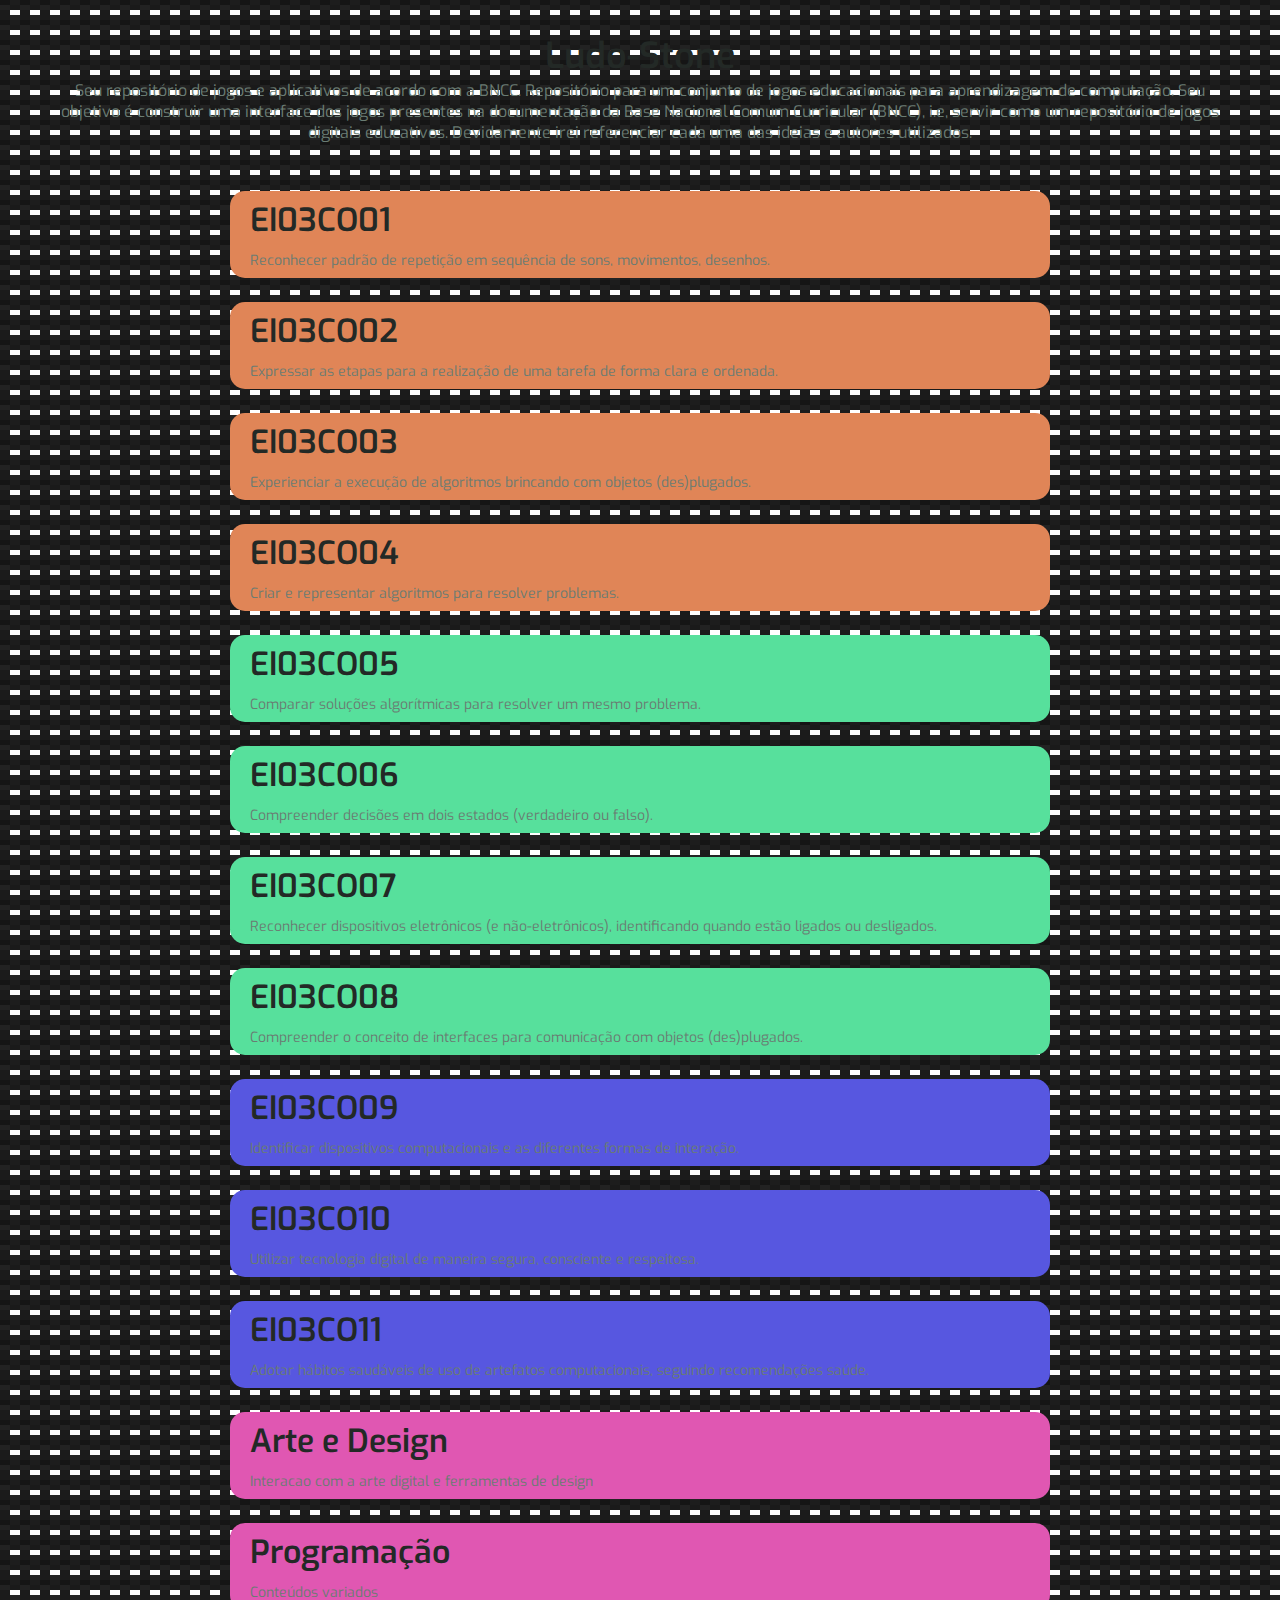
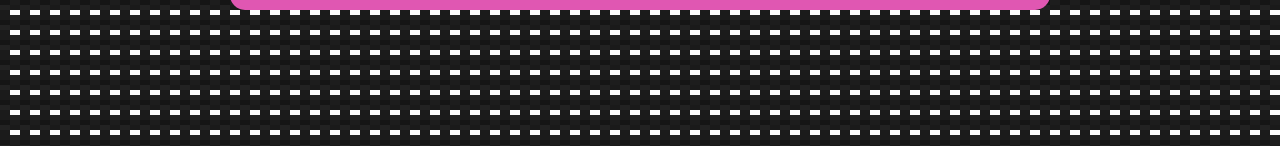
<file: index.html>
<!DOCTYPE html>
<html lang="pt-BR">
  <head>
    <meta charset="UTF-8" />
    <meta http-equiv="X-UA-Compatible" content="IE=edge" />
    <meta name="viewport" content="width=device-width, initial-scale=1.0" />

    <!--==================== UNICONS ====================-->
    <link
      rel="stylesheet"
      href="https://unicons.iconscout.com/release/v4.0.8/css/line.css"
    />

    <!--==================== CSS ====================-->
    <link rel="stylesheet" href="./assets/css/style.css" />

    <!--==================== SWIPER CSS ====================-->
    <link rel="stylesheet" href="./assets/css/swiper-bundle.min.css" />

    <!--==================== BOOTSTRAP CSS ====================-->
    <link
      href="https://cdn.jsdelivr.net/npm/bootstrap@5.3.2/dist/css/bootstrap.min.css"
      rel="stylesheet"
      integrity="sha384-T3c6CoIi6uLrA9TneNEoa7RxnatzjcDSCmG1MXxSR1GAsXEV/Dwwykc2MPK8M2HN"
      crossorigin="anonymous"
    />

    <title>LudoStone</title>
  </head>
  <body class="bg-dark">
    <!--==================== HEADER ====================-->

    <!--==================== MAIN ====================-->
    <main class="main">
      <!--==================== ACCORDIONS ====================-->
      <section class="accordions section" id="accordions">
        <h2 class="section__title text-light">Ludo-Stone</h2>
        <span class="section__subtitle text-light"
          >Seu repositório de jogos e aplicativos de acordo com a BNCC.
          Repositório para um conjunto de jogos educacionais para aprendizagem
          de computação. Seu objetivo é construir uma interface dos jogos
          presentes na documentação da Base Nacional Comum Curricular (BNCC),
          i.e, servir como um repositório de jogos digitais educativos.
          Devidamente irei referenciar cada uma das ideias e autores utilizados.
        </span>

        <!--==================== ACCORDION 1 ====================-->
        <div class="accordions__containment containment grid">
          <!--==================== ACCORDION ====================-->
          <div class="accordions__content accordions__close">
            <div class="accordions__header bg-color__primary">
              <i
                class="uil uil-brackets-curly accordions__icon color__primary-lighter"
              ></i>

              <div>
                <h1 class="accordions__titles">EI03CO01</h1>
                <span class="accordions__subtitle">
                  Reconhecer padrão de repetição em sequência de sons,
                  movimentos, desenhos.</span
                >
              </div>

              <i
                class="uil uil-angle-down accordions__arrow color__primary-lighter"
              ></i>
            </div>

            <div class="accordions__list grid">
              <!--==================== PAPER ====================-->
              <div class="wrapper">
                <div class="paper-containment">
                  <!--==================== PAPER 1 ====================-->
                  <input
                    type="radio"
                    name="paper-name1"
                    id="paper-c011"
                    checked
                  />
                  <label for="paper-c011" class="paper">
                    <a
                      href="https://apps.mathlearningcenter.org/pattern-shapes/"
                      target="_blank"
                    >
                      <div class="paper-row">
                        <div class="paper_bg bg-color__primary-lighter"></div>
                        <div class="paper-icon bg-color__primary-alt">1</div>
                        <div class="paper-description">
                          <h4>Pattern Shapes</h4>
                          <p>
                            Um jogo para se divertir com formas geométricas.
                          </p>
                        </div>
                      </div>
                    </a>
                  </label>

                  <!--==================== PAPER 2 ====================-->
                  <input type="radio" name="paper-name1" id="paper-c012" />
                  <label for="paper-c012" class="paper">
                    <a
                      href="https://pbskids.org/peg/games/chicken-dance/"
                      target="_blank"
                    >
                      <div class="paper-row">
                        <div class="paper_bg bg-color__primary-lighter"></div>
                        <div class="paper-icon bg-color__primary-alt">2</div>
                        <div class="paper-description">
                          <h4>Chicken Dance</h4>
                          <p>Dance conforme os padrões das galinhas.</p>
                        </div>
                      </div>
                    </a>
                  </label>

                  <!--==================== PAPER 3 ====================-->
                  <input type="radio" name="paper-name1" id="paper-c013" />
                  <label for="paper-c013" class="paper">
                    <a
                      href="https://toytheater.com/shape-pattern/"
                      target="_blank"
                    >
                      <div class="paper-row">
                        <div class="paper_bg bg-color__primary-lighter"></div>
                        <div class="paper-icon bg-color__primary-alt">3</div>
                        <div class="paper-description">
                          <h4>Pattern SuperHeroe</h4>
                          <p>Ajude o super-herói amarelo a vencer a corrida.</p>
                        </div>
                      </div>
                    </a>
                  </label>
                </div>
              </div>

              <!--==================== CAROUSEL ====================-->
              <div class="carousel-all">
                <div id="carrosel-id-1" class="carousel slide">
                  <div class="carousel-inner">
                    <!--==================== CAROUSEL-ITEM 1 ====================-->
                    <div class="carousel-item active">
                      <a
                        href="https://apps.mathlearningcenter.org/pattern-shapes/"
                        target="_blank"
                      >
                        <img
                          src="./assets/img/001/pattern-shapes.jpeg"
                          class="d-block w-100 rounded"
                          alt="Pattern Shapes Game"
                        />
                      </a>
                    </div>

                    <!--==================== CAROUSEL-ITEM 2 ====================-->
                    <div class="carousel-item">
                      <a
                        href="https://pbskids.org/peg/games/chicken-dance/"
                        target="_blank"
                      >
                        <img
                          src="/assets/img/001/chicken-dance.png"
                          class="d-block w-100 rounded"
                          alt="Chicken Dance Game"
                        />
                      </a>
                    </div>

                    <!--==================== CAROUSEL-ITEM 3 ====================-->
                    <div class="carousel-item">
                      <a
                        href="https://www.roomrecess.com/mobile/GeoPatterns/play.html"
                        target="_blank"
                      >
                        <img
                          src="/assets/img/001/pattern-superhero.png"
                          class="d-block w-100 rounded"
                          alt="Get Patterns Game"
                        />
                      </a>
                    </div>
                  </div>
                  <button
                    class="carousel-control-prev carousel-bg"
                    type="button"
                    data-bs-target="#carrosel-id-1"
                    data-bs-slide="prev"
                  >
                    <span
                      class="carousel-control-prev-icon bg-color__primary"
                      aria-hidden="true"
                    ></span>
                    <span class="visually-hidden">Previous</span>
                  </button>
                  <button
                    class="carousel-control-next carousel-bg"
                    type="button"
                    data-bs-target="#carrosel-id-1"
                    data-bs-slide="next"
                  >
                    <span
                      class="carousel-control-next-icon bg-color__primary"
                      aria-hidden="true"
                    ></span>
                    <span class="visually-hidden">Next</span>
                  </button>
                </div>
              </div>
            </div>
          </div>
        </div>

        <!--==================== ACCORDION 2 ====================-->
        <div class="accordions__containment containment grid">
          <!--==================== ACCORDION ====================-->
          <div class="accordions__content accordions__close">
            <div class="accordions__header bg-color__primary">
              <i
                class="uil uil-brackets-curly accordions__icon color__primary-lighter"
              ></i>

              <div>
                <h1 class="accordions__titles">EI03CO02</h1>
                <span class="accordions__subtitle"
                  >Expressar as etapas para a realização de uma tarefa de forma
                  clara e ordenada.</span
                >
              </div>

              <i
                class="uil uil-angle-down accordions__arrow color__primary-lighter"
              ></i>
            </div>

            <div class="accordions__list grid">
              <!--==================== PAPER ====================-->
              <div class="wrapper">
                <div class="paper-containment">
                  <!--==================== PAPER 1 ====================-->
                  <input
                    type="radio"
                    name="paper-name2"
                    id="paper-c021"
                    checked
                  />
                  <label for="paper-c021" class="paper">
                    <a
                      href="https://pbskids.org/sesame/games/cookie-monsters-foodie-truck/"
                      target="_blank"
                    >
                      <div class="paper-row">
                        <div class="paper_bg bg-color__primary-lighter"></div>
                        <div class="paper-icon bg-color__primary-alt">1</div>
                        <div class="paper-description">
                          <h4>Cookie Monsters Foodie Truck</h4>
                          <p>
                            Um jogo para crianças em que elas precisam escolher
                            os ingredientes corretos para preparar.
                          </p>
                        </div>
                      </div>
                    </a>
                  </label>

                  <!--==================== PAPER 2 ====================-->
                  <input type="radio" name="paper-name2" id="paper-c022" />
                  <label for="paper-c022" class="paper">
                    <a
                      href="https://pbskids.org/sesame/games/ready-set-grow/"
                      target="_blank"
                    >
                      <div class="paper-row">
                        <div class="paper_bg bg-color__primary-lighter"></div>
                        <div class="paper-icon bg-color__primary-alt">2</div>
                        <div class="paper-description">
                          <h4>Ready Set Grow</h4>
                          <p>
                            Um jogo para ajudar as crianças a desenvolver
                            habilidades matemáticas básicas.
                          </p>
                        </div>
                      </div>
                    </a>
                  </label>

                  <!--==================== PAPER 3 ====================-->
                  <input type="radio" name="paper-name2" id="paper-c023" />
                  <label for="paper-c023" class="paper">
                    <a
                      href="https://cosmicbrain.itch.io/element-craft"
                      target="_blank"
                    >
                      <div class="paper-row">
                        <div class="paper_bg bg-color__primary-lighter"></div>
                        <div class="paper-icon bg-color__primary-alt">3</div>
                        <div class="paper-description">
                          <h4>Element Craft</h4>
                          <p>
                            Um jogo clássico em que você combina alguns
                            elementos para criar novos. Crie os elementos na
                            ordem correta.
                          </p>
                        </div>
                      </div>
                    </a>
                  </label>
                </div>
              </div>

              <!--==================== CAROUSEL ====================-->
              <div class="carousel-all">
                <div id="carousel-id2" class="carousel slide">
                  <div class="carousel-inner">
                    <!--==================== CAROUSEL-ITEM 1 ====================-->
                    <div class="carousel-item active">
                      <a
                        href="https://pbskids.org/sesame/games/cookie-monsters-foodie-truck/"
                        target="_blank"
                      >
                        <img
                          src="/assets/img/002/img1.png"
                          class="d-block w-100 rounded"
                          alt="Cookie Monsters Foodie Truck"
                        />
                      </a>
                    </div>

                    <!--==================== CAROUSEL-ITEM 2 ====================-->
                    <div class="carousel-item">
                      <a
                        href="https://pbskids.org/sesame/games/ready-set-grow/"
                        target="_blank"
                      >
                        <img
                          src="/assets/img/002/img2.png"
                          class="d-block w-100 rounded"
                          alt="Ready Set Grow"
                        />
                      </a>
                    </div>

                    <!--==================== CAROUSEL-ITEM 3 ====================-->
                    <div class="carousel-item">
                      <a
                        href="https://cosmicbrain.itch.io/element-craft"
                        target="_blank"
                      >
                        <img
                          src="/assets/img/002/img3.png"
                          class="d-block w-100 rounded"
                          alt="Element Craft Game"
                        />
                      </a>
                    </div>
                  </div>
                  <button
                    class="carousel-control-prev carousel-bg"
                    type="button"
                    data-bs-target="#carousel-id2"
                    data-bs-slide="prev"
                  >
                    <span
                      class="carousel-control-prev-icon bg-color__primary"
                      aria-hidden="true"
                    ></span>
                    <span class="visually-hidden">Previous</span>
                  </button>
                  <button
                    class="carousel-control-next carousel-bg"
                    type="button"
                    data-bs-target="#carousel-id2"
                    data-bs-slide="next"
                  >
                    <span
                      class="carousel-control-next-icon bg-color__primary"
                      aria-hidden="true"
                    ></span>
                    <span class="visually-hidden">Next</span>
                  </button>
                </div>
              </div>
            </div>
          </div>
        </div>

        <!--==================== ACCORDION 3 ====================-->
        <div class="accordions__containment containment grid">
          <!--==================== ACCORDION ====================-->
          <div class="accordions__content accordions__close">
            <div class="accordions__header bg-color__primary">
              <i
                class="uil uil-brackets-curly accordions__icon color__primary-lighter"
              ></i>

              <div>
                <h1 class="accordions__titles">EI03CO03</h1>
                <span class="accordions__subtitle"
                  >Experienciar a execução de algoritmos brincando com objetos
                  (des)plugados.</span
                >
              </div>

              <i
                class="uil uil-angle-down accordions__arrow color__primary-lighter"
              ></i>
            </div>

            <div class="accordions__list grid">
              <!--==================== PAPER ====================-->
              <div class="wrapper">
                <div class="paper-containment">
                  <!--==================== PAPER 1 ====================-->
                  <input type="radio" name="paper-3" id="paper-c031" checked />
                  <label for="paper-c031" class="paper">
                    <a
                      href="https://www.mathplayground.com/follow_the_code.html"
                      target="_blank"
                    >
                      <div class="paper-row">
                        <div class="paper_bg bg-color__primary-lighter"></div>
                        <div class="paper-icon bg-color__primary-alt">1</div>
                        <div class="paper-description">
                          <h4>Follow the Code</h4>
                          <p>
                            Um jogo para explorar como o código funciona através
                            da interação com pequenos objetos físicos.
                          </p>
                        </div>
                      </div>
                    </a>
                  </label>

                  <!--==================== PAPER 2 ====================-->
                  <input type="radio" name="paper-3" id="paper-c032" />
                  <label for="paper-c032" class="paper">
                    <a href="http://smartfunbrasil.com/" target="_blank">
                      <div class="paper-row">
                        <div class="paper_bg bg-color__primary-lighter"></div>
                        <div class="paper-icon bg-color__primary-alt">2</div>
                        <div class="paper-description">
                          <h4>SmartFun</h4>
                          <p>Uma plataforma com jogos (des)plugados.</p>
                        </div>
                      </div>
                    </a>
                  </label>

                  <!--==================== PAPER 3 ====================-->
                  <input type="radio" name="paper-3" id="paper-c033" />
                  <label for="paper-c033" class="paper">
                    <a
                      href="https://desplugada.ime.unicamp.br/"
                      target="_blank"
                    >
                      <div class="paper-row">
                        <div class="paper_bg bg-color__primary-lighter"></div>
                        <div class="paper-icon bg-color__primary-alt">3</div>
                        <div class="paper-description">
                          <h4>Computação Deslugada</h4>
                          <p>
                            Um site com mais vinte atividades sobre computação
                            (des)plugada.
                          </p>
                        </div>
                      </div>
                    </a>
                  </label>
                </div>
              </div>

              <!--==================== CAROUSEL ====================-->
              <div class="carousel-all">
                <div id="carousel-id3" class="carousel slide">
                  <div class="carousel-inner">
                    <!--==================== CAROUSEL-ITEM 1 ====================-->
                    <div class="carousel-item active">
                      <a
                        href="https://www.mathplayground.com/follow_the_code.html"
                        target="_blank"
                      >
                        <img
                          src="/assets/img/003/img4.png"
                          class="d-block w-100 rounded"
                          alt="Pattern Shapes Game"
                        />
                      </a>
                    </div>

                    <!--==================== CAROUSEL-ITEM 2 ====================-->
                    <div class="carousel-item">
                      <a href="http://smartfunbrasil.com/" target="_blank">
                        <img
                          src="/assets/img/003/img5.png"
                          class="d-block w-100 rounded"
                          alt="Chicken Dance Game"
                        />
                      </a>
                    </div>

                    <!--==================== CAROUSEL-ITEM 3 ====================-->
                    <div class="carousel-item">
                      <a
                        href="https://desplugada.ime.unicamp.br/"
                        target="_blank"
                      >
                        <img
                          src="/assets/img/003/img6.png"
                          class="d-block w-100 rounded"
                          alt="Get Patterns Game"
                        />
                      </a>
                    </div>
                  </div>
                  <button
                    class="carousel-control-prev carousel-bg"
                    type="button"
                    data-bs-target="#carousel-id3"
                    data-bs-slide="prev"
                  >
                    <span
                      class="carousel-control-prev-icon bg-color__primary"
                      aria-hidden="true"
                    ></span>
                    <span class="visually-hidden">Previous</span>
                  </button>
                  <button
                    class="carousel-control-next carousel-bg"
                    type="button"
                    data-bs-target="#carousel-id3"
                    data-bs-slide="next"
                  >
                    <span
                      class="carousel-control-next-icon bg-color__primary"
                      aria-hidden="true"
                    ></span>
                    <span class="visually-hidden">Next</span>
                  </button>
                </div>
              </div>
            </div>
          </div>
        </div>

        <!--==================== ACCORDION 4 ====================-->
        <div class="accordions__containment containment grid">
          <!--==================== ACCORDION ====================-->
          <div class="accordions__content accordions__close">
            <div class="accordions__header bg-color__primary">
              <i
                class="uil uil-brackets-curly accordions__icon color__primary-lighter"
              ></i>

              <div>
                <h1 class="accordions__titles">EI03CO04</h1>
                <span class="accordions__subtitle"
                  >Criar e representar algoritmos para resolver problemas.</span
                >
              </div>

              <i
                class="uil uil-angle-down accordions__arrow color__primary-lighter"
              ></i>
            </div>

            <div class="accordions__list grid">
              <!--==================== PAPER ====================-->
              <div class="wrapper">
                <div class="paper-containment">
                  <!--==================== PAPER 1 ====================-->
                  <input type="radio" name="paper-4" id="paper-c041" checked />
                  <label for="paper-c041" class="paper">
                    <a
                      href="https://wordwall.net/pt/teacher/9991376/smartkidseducativo"
                      target="_blank"
                    >
                      <div class="paper-row">
                        <div class="paper_bg bg-color__primary-lighter"></div>
                        <div class="paper-icon bg-color__primary-alt">1</div>
                        <div class="paper-description">
                          <h4>Jogos de sequência lógica</h4>
                          <p>
                            Um jogo para ensinar conceitos básicos de
                            sequências.
                          </p>
                        </div>
                      </div>
                    </a>
                  </label>

                  <!--==================== PAPER 2 ====================-->
                  <input type="radio" name="paper-4" id="paper-c042" />
                  <label for="paper-c042" class="paper">
                    <a href="https://lightbot.com/" target="_blank">
                      <div class="paper-row">
                        <div class="paper_bg bg-color__primary-lighter"></div>
                        <div class="paper-icon bg-color__primary-alt">2</div>
                        <div class="paper-description">
                          <h4>LightBot</h4>
                          <p>
                            Um jogo para aprender a escrever códigos em Ruby
                            usando um robô virtual.
                          </p>
                        </div>
                      </div>
                    </a>
                  </label>

                  <!--==================== PAPER 3 ====================-->
                  <input type="radio" name="paper-4" id="paper-c043" />
                  <label for="paper-c043" class="paper">
                    <a href="https://www.scratchjr.org/" target="_blank">
                      <div class="paper-row">
                        <div class="paper_bg bg-color__primary-lighter"></div>
                        <div class="paper-icon bg-color__primary-alt">3</div>
                        <div class="paper-description">
                          <h4>Scratch Jr.</h4>
                          <p>
                            Um jogo para ensinar programação para crianças
                            pequenas.
                          </p>
                        </div>
                      </div>
                    </a>
                  </label>
                </div>
              </div>

              <!--==================== CAROUSEL ====================-->
              <div class="carousel-all">
                <div id="carousel-id4" class="carousel slide">
                  <div class="carousel-inner">
                    <!--==================== CAROUSEL-ITEM 1 ====================-->
                    <div class="carousel-item active">
                      <a
                        href="https://wordwall.net/pt/teacher/9991376/smartkidseducativo"
                        target="_blank"
                      >
                        <img
                          src="/assets/img/004/img7.png"
                          class="d-block w-100 rounded"
                          alt="Jogos de sequência lógica"
                        />
                      </a>
                    </div>

                    <!--==================== CAROUSEL-ITEM 2 ====================-->
                    <div class="carousel-item">
                      <a href="https://lightbot.com/" target="_blank">
                        <img
                          src="/assets/img/004/img8.png"
                          class="d-block w-100 rounded"
                          alt="LightBot"
                        />
                      </a>
                    </div>

                    <!--==================== CAROUSEL-ITEM 3 ====================-->
                    <div class="carousel-item">
                      <a href="https://www.scratchjr.org/" target="_blank">
                        <img
                          src="/assets/img/004/img9.png"
                          class="d-block w-100 rounded"
                          alt="Scratch Jr."
                        />
                      </a>
                    </div>
                  </div>
                  <button
                    class="carousel-control-prev carousel-bg"
                    type="button"
                    data-bs-target="#carousel-id4"
                    data-bs-slide="prev"
                  >
                    <span
                      class="carousel-control-prev-icon bg-color__primary"
                      aria-hidden="true"
                    ></span>
                    <span class="visually-hidden">Previous</span>
                  </button>
                  <button
                    class="carousel-control-next carousel-bg"
                    type="button"
                    data-bs-target="#carousel-id4"
                    data-bs-slide="next"
                  >
                    <span
                      class="carousel-control-next-icon bg-color__primary"
                      aria-hidden="true"
                    ></span>
                    <span class="visually-hidden">Next</span>
                  </button>
                </div>
              </div>
            </div>
          </div>
        </div>

        <!--==================== ACCORDION 5 ====================-->
        <div class="accordions__containment containment grid">
          <!--==================== ACCORDION ====================-->
          <div class="accordions__content accordions__close">
            <div class="accordions__header bg-color__secondary">
              <i
                class="uil uil-brackets-curly accordions__icon color__secondary-lighter"
              ></i>

              <div>
                <h1 class="accordions__titles">EI03CO05</h1>
                <span class="accordions__subtitle"
                  >Comparar soluções algorítmicas para resolver um mesmo
                  problema.</span
                >
              </div>

              <i
                class="uil uil-angle-down accordions__arrow color__secondary-lighter"
              ></i>
            </div>

            <div class="accordions__list grid">
              <!--==================== PAPER ====================-->
              <div class="wrapper">
                <div class="paper-containment">
                  <!--==================== PAPER 1 ====================-->
                  <input type="radio" name="paper-5" id="paper-c051" checked />
                  <label for="paper-c051" class="paper">
                    <a
                      href="https://www.escolagames.com.br/jogos/labirinto-polar"
                      target="_blank"
                    >
                      <div class="paper-row">
                        <div class="paper_bg bg-color__secondary-lighter"></div>
                        <div class="paper-icon bg-color__secondary-alt">1</div>
                        <div class="paper-description">
                          <h4>Labirinto Polar</h4>
                          <p>
                            Um jogo para explorar diferentes caminhos para
                            chegar ao final de um labirinto polar.
                          </p>
                        </div>
                      </div>
                    </a>
                  </label>

                  <!--==================== PAPER 2 ====================-->
                  <input type="radio" name="paper-5" id="paper-c052" />
                  <label for="paper-c052" class="paper">
                    <a
                      href="https://www.jogosgratisparacriancas.com/labirintos/jogos_labirintos_joaninha.php"
                      target="_blank"
                    >
                      <div class="paper-row">
                        <div class="paper_bg bg-color__secondary-lighter"></div>
                        <div class="paper-icon bg-color__secondary-alt">2</div>
                        <div class="paper-description">
                          <h4>Labirinto Joaninha</h4>
                          <p>
                            Um jogo para encontrar o caminho mais curto até o
                            final do labirinto.
                          </p>
                        </div>
                      </div>
                    </a>
                  </label>

                  <!--==================== PAPER 3 ====================-->
                  <input type="radio" name="paper-5" id="paper-c053" />
                  <label for="paper-c053" class="paper">
                    <a
                      href="https://www.jogosgratisparacriancas.com/labirintos/10-labirinto-pato.php"
                      target="_blank"
                    >
                      <div class="paper-row">
                        <div class="paper_bg bg-color__secondary-lighter"></div>
                        <div class="paper-icon bg-color__secondary-alt">3</div>
                        <div class="paper-description">
                          <h4>Labirinto Pato</h4>
                          <p>
                            Um jogo para guiar um pato por um labirinto e
                            descobrir novas áreas.
                          </p>
                        </div>
                      </div>
                    </a>
                  </label>
                </div>
              </div>

              <!--==================== CAROUSEL ====================-->
              <div class="carousel-all">
                <div id="carousel-id5" class="carousel slide">
                  <div class="carousel-inner">
                    <!--==================== CAROUSEL-ITEM 1 ====================-->
                    <div class="carousel-item active">
                      <a
                        href="https://www.escolagames.com.br/jogos/labirinto-polar"
                        target="_blank"
                      >
                        <img
                          src="/assets/img/005/img10.png"
                          class="d-block w-100 rounded"
                          alt="Labirinto Polar"
                        />
                      </a>
                    </div>

                    <!--==================== CAROUSEL-ITEM 2 ====================-->
                    <div class="carousel-item">
                      <a
                        href="https://www.jogosgratisparacriancas.com/labirintos/jogos_labirintos_joaninha.php"
                        target="_blank"
                      >
                        <img
                          src="/assets/img/005/img11.png"
                          class="d-block w-100 rounded"
                          alt="Labirinto Joaninha"
                        />
                      </a>
                    </div>

                    <!--==================== CAROUSEL-ITEM 3 ====================-->
                    <div class="carousel-item">
                      <a
                        href="https://www.jogosgratisparacriancas.com/labirintos/10-labirinto-pato.php"
                        target="_blank"
                      >
                        <img
                          src="/assets/img/005/img12.png"
                          class="d-block w-100 rounded"
                          alt="Labirinto Pato"
                        />
                      </a>
                    </div>
                  </div>
                  <button
                    class="carousel-control-prev carousel-bg"
                    type="button"
                    data-bs-target="#carousel-id5"
                    data-bs-slide="prev"
                  >
                    <span
                      class="carousel-control-prev-icon bg-color__secondary"
                      aria-hidden="true"
                    ></span>
                    <span class="visually-hidden">Previous</span>
                  </button>
                  <button
                    class="carousel-control-next carousel-bg"
                    type="button"
                    data-bs-target="#carousel-id5"
                    data-bs-slide="next"
                  >
                    <span
                      class="carousel-control-next-icon bg-color__secondary"
                      aria-hidden="true"
                    ></span>
                    <span class="visually-hidden">Next</span>
                  </button>
                </div>
              </div>
            </div>
          </div>
        </div>

        <!--==================== ACCORDION 6 ====================-->
        <div class="accordions__containment containment grid">
          <!--==================== ACCORDION ====================-->
          <div class="accordions__content accordions__close">
            <div class="accordions__header bg-color__secondary">
              <i
                class="uil uil-brackets-curly accordions__icon color__secondary-lighter"
              ></i>

              <div>
                <h1 class="accordions__titles">EI03CO06</h1>
                <span class="accordions__subtitle"
                  >Compreender decisões em dois estados (verdadeiro ou
                  falso).</span
                >
              </div>

              <i
                class="uil uil-angle-down accordions__arrow color__secondary-lighter"
              ></i>
            </div>

            <div class="accordions__list grid">
              <!--==================== PAPER ====================-->
              <div class="wrapper">
                <div class="paper-containment">
                  <!--==================== PAPER 1 ====================-->
                  <input type="radio" name="paper-6" id="paper-c061" checked />
                  <label for="paper-c061" class="paper">
                    <a href="https://wordwall.net/pt" target="_blank">
                      <div class="paper-row">
                        <div class="paper_bg bg-color__secondary-lighter"></div>
                        <div class="paper-icon bg-color__secondary-alt">1</div>
                        <div class="paper-description">
                          <h4>Wordwall</h4>
                          <p>
                            Um site para criar e jogar com puzzles baseados em
                            palavras que precisam ser arrastadas para fora de
                            uma caixa.
                          </p>
                        </div>
                      </div>
                    </a>
                  </label>

                  <!--==================== PAPER 2 ====================-->
                  <input type="radio" name="paper-6" id="paper-c062" />
                  <label for="paper-c062" class="paper">
                    <a href="https://kahoot.com" target="_blank">
                      <div class="paper-row">
                        <div class="paper_bg bg-color__secondary-lighter"></div>
                        <div class="paper-icon bg-color__secondary-alt">2</div>
                        <div class="paper-description">
                          <h4>Kahoot!</h4>
                          <p>
                            Um site para jogar quizzes online com amigos e
                            familiares.
                          </p>
                        </div>
                      </div>
                    </a>
                  </label>

                  <!--==================== PAPER 3 ====================-->
                  <input type="radio" name="paper-6" id="paper-c063" />
                  <label for="paper-c063" class="paper">
                    <a
                      href="https://graebor.itch.io/sort-the-court"
                      target="_blank"
                    >
                      <div class="paper-row">
                        <div class="paper_bg bg-color__secondary-lighter"></div>
                        <div class="paper-icon bg-color__secondary-alt">3</div>
                        <div class="paper-description">
                          <h4>Sort the Court</h4>
                          <p>
                            Um jogo para tomar decisões sobre verdadeiro ou
                            falso.
                          </p>
                        </div>
                      </div>
                    </a>
                  </label>
                </div>
              </div>

              <!--==================== CAROUSEL ====================-->
              <div class="carousel-all">
                <div id="carousel-id6" class="carousel slide">
                  <div class="carousel-inner">
                    <!--==================== CAROUSEL-ITEM 1 ====================-->
                    <div class="carousel-item active">
                      <a href="https://wordwall.net/pt" target="_blank">
                        <img
                          src="/assets/img/006/img13.png"
                          class="d-block w-100 rounded"
                          alt="Wordwall"
                        />
                      </a>
                    </div>

                    <!--==================== CAROUSEL-ITEM 2 ====================-->
                    <div class="carousel-item">
                      <a href="https://kahoot.com" target="_blank">
                        <img
                          src="/assets/img/006/img14.png"
                          class="d-block w-100 rounded"
                          alt="Kahoot!"
                        />
                      </a>
                    </div>

                    <!--==================== CAROUSEL-ITEM 3 ====================-->
                    <div class="carousel-item">
                      <a
                        href="https://graebor.itch.io/sort-the-court"
                        target="_blank"
                      >
                        <img
                          src="/assets/img/006/img15.png"
                          class="d-block w-100 rounded"
                          alt="Sort the Court Game"
                        />
                      </a>
                    </div>
                  </div>
                  <button
                    class="carousel-control-prev carousel-bg"
                    type="button"
                    data-bs-target="#carousel-id6"
                    data-bs-slide="prev"
                  >
                    <span
                      class="carousel-control-prev-icon bg-color__secondary"
                      aria-hidden="true"
                    ></span>
                    <span class="visually-hidden">Previous</span>
                  </button>
                  <button
                    class="carousel-control-next carousel-bg"
                    type="button"
                    data-bs-target="#carousel-id6"
                    data-bs-slide="next"
                  >
                    <span
                      class="carousel-control-next-icon bg-color__secondary"
                      aria-hidden="true"
                    ></span>
                    <span class="visually-hidden">Next</span>
                  </button>
                </div>
              </div>
            </div>
          </div>
        </div>

        <!--==================== ACCORDION 7 ====================-->
        <div class="accordions__containment containment grid">
          <!--==================== ACCORDION ====================-->
          <div class="accordions__content accordions__close">
            <div class="accordions__header bg-color__secondary">
              <i
                class="uil uil-brackets-curly accordions__icon color__secondary-lighter"
              ></i>

              <div>
                <h1 class="accordions__titles">EI03CO07</h1>
                <span class="accordions__subtitle"
                  >Reconhecer dispositivos eletrônicos (e não-eletrônicos),
                  identificando quando estão ligados ou desligados.</span
                >
              </div>

              <i
                class="uil uil-angle-down accordions__arrow color__secondary-lighter"
              ></i>
            </div>

            <div class="accordions__list grid">
              <!--==================== PAPER ====================-->
              <div class="wrapper">
                <div class="paper-containment">
                  <!--==================== PAPER 1 ====================-->
                  <input type="radio" name="paper-7" id="paper-c071" checked />
                  <label for="paper-c071" class="paper">
                    <a
                      href="https://www.coolmathgames.com/pt-br/0-shadeshift"
                      target="_blank"
                    >
                      <div class="paper-row">
                        <div class="paper_bg bg-color__secondary-lighter"></div>
                        <div class="paper-icon bg-color__secondary-alt">1</div>
                        <div class="paper-description">
                          <h4>Shadeshift</h4>
                          <p>
                            Um jogo para você pegar sua lanterna, clique para
                            ligar e desligar a luz.
                          </p>
                        </div>
                      </div>
                    </a>
                  </label>

                  <!--==================== PAPER 2 ====================-->
                  <input type="radio" name="paper-7" id="paper-c072" />
                  <label for="paper-c072" class="paper">
                    <a
                      href="https://onlineradiobox.com/br/genre/games_music"
                      target="_blank"
                    >
                      <div class="paper-row">
                        <div class="paper_bg bg-color__secondary-lighter"></div>
                        <div class="paper-icon bg-color__secondary-alt">2</div>
                        <div class="paper-description">
                          <h4>Online Radio Box</h4>
                          <p>Um site para escutar rádios on-line.</p>
                        </div>
                      </div>
                    </a>
                  </label>

                  <!--==================== PAPER 3 ====================-->
                  <input type="radio" name="paper-7" id="paper-c073" />
                  <label for="paper-c073" class="paper">
                    <a
                      href="https://www.miniplay.com/game/calculator-the-game"
                      target="_blank"
                    >
                      <div class="paper-row">
                        <div class="paper_bg bg-color__secondary-lighter"></div>
                        <div class="paper-icon bg-color__secondary-alt">3</div>
                        <div class="paper-description">
                          <h4>Calculator: The Game</h4>
                          <p>Um jogo para calcular valores matemáticos.</p>
                        </div>
                      </div>
                    </a>
                  </label>
                </div>
              </div>

              <!--==================== CAROUSEL ====================-->
              <div class="carousel-all">
                <div id="carousel-id7" class="carousel slide">
                  <div class="carousel-inner">
                    <!--==================== CAROUSEL-ITEM 1 ====================-->
                    <div class="carousel-item active">
                      <a
                        href="https://www.coolmathgames.com/pt-br/0-shadeshift"
                        target="_blank"
                      >
                        <img
                          src="/assets/img/007/img16.png"
                          class="d-block w-100 rounded"
                          alt="Shadeshift Game"
                        />
                      </a>
                    </div>

                    <!--==================== CAROUSEL-ITEM 2 ====================-->
                    <div class="carousel-item">
                      <a
                        href="https://onlineradiobox.com/br/genre/games_music"
                        target="_blank"
                      >
                        <img
                          src="/assets/img/007/img17.png"
                          class="d-block w-100 rounded"
                          alt="Online Radio Box"
                        />
                      </a>
                    </div>

                    <!--==================== CAROUSEL-ITEM 3 ====================-->
                    <div class="carousel-item">
                      <a
                        href="https://www.miniplay.com/game/calculator-the-game"
                        target="_blank"
                      >
                        <img
                          src="/assets/img/007/img18.png"
                          class="d-block w-100 rounded"
                          alt="Calculator: The Game"
                        />
                      </a>
                    </div>
                  </div>
                  <button
                    class="carousel-control-prev carousel-bg"
                    type="button"
                    data-bs-target="#carousel-id7"
                    data-bs-slide="prev"
                  >
                    <span
                      class="carousel-control-prev-icon bg-color__secondary"
                      aria-hidden="true"
                    ></span>
                    <span class="visually-hidden">Previous</span>
                  </button>
                  <button
                    class="carousel-control-next carousel-bg"
                    type="button"
                    data-bs-target="#carousel-id7"
                    data-bs-slide="next"
                  >
                    <span
                      class="carousel-control-next-icon bg-color__secondary"
                      aria-hidden="true"
                    ></span>
                    <span class="visually-hidden">Next</span>
                  </button>
                </div>
              </div>
            </div>
          </div>
        </div>

        <!--==================== ACCORDION 8 ====================-->
        <div class="accordions__containment containment grid">
          <!--==================== ACCORDION ====================-->
          <div class="accordions__content accordions__close">
            <div class="accordions__header bg-color__secondary">
              <i
                class="uil uil-brackets-curly accordions__icon color__secondary-lighter"
              ></i>

              <div>
                <h1 class="accordions__titles">EI03CO08</h1>
                <span class="accordions__subtitle"
                  >Compreender o conceito de interfaces para comunicação com
                  objetos (des)plugados.</span
                >
              </div>

              <i
                class="uil uil-angle-down accordions__arrow color__secondary-lighter"
              ></i>
            </div>

            <div class="accordions__list grid">
              <!--==================== PAPER ====================-->
              <div class="wrapper">
                <div class="paper-containment">
                  <!--==================== PAPER 1 ====================-->
                  <input type="radio" name="paper-8" id="paper-c081" checked />
                  <label for="paper-c081" class="paper">
                    <a
                      href="https://paintonline.com.br/paint.html"
                      target="_blank"
                    >
                      <div class="paper-row">
                        <div class="paper_bg bg-color__secondary-lighter"></div>
                        <div class="paper-icon bg-color__secondary-alt">1</div>
                        <div class="paper-description">
                          <h4>Paint</h4>
                          <p>Um site para criar desenhos usando as cores.</p>
                        </div>
                      </div>
                    </a>
                  </label>

                  <!--==================== PAPER 2 ====================-->
                  <input type="radio" name="paper-8" id="paper-c082" />
                  <label for="paper-c082" class="paper">
                    <a
                      href="https://www.photoshoponline.net.br"
                      target="_blank"
                    >
                      <div class="paper-row">
                        <div class="paper_bg bg-color__secondary-lighter"></div>
                        <div class="paper-icon bg-color__secondary-alt">2</div>
                        <div class="paper-description">
                          <h4>Photoshop Online</h4>
                          <p>Uma ferramenta para editar imagens digitais.</p>
                        </div>
                      </div>
                    </a>
                  </label>

                  <!--==================== PAPER 3 ====================-->
                  <input type="radio" name="paper-8" id="paper-c083" />
                  <label for="paper-c083" class="paper">
                    <a href="https://garticphone.com/pt" target="_blank">
                      <div class="paper-row">
                        <div class="paper_bg bg-color__secondary-lighter"></div>
                        <div class="paper-icon bg-color__secondary-alt">3</div>
                        <div class="paper-description">
                          <h4>Gartic Phone</h4>
                          <p>
                            Um site para brincar de telefone sem fio por
                            desenhos.
                          </p>
                        </div>
                      </div>
                    </a>
                  </label>
                </div>
              </div>

              <!--==================== CAROUSEL ====================-->
              <div class="carousel-all">
                <div id="carousel-id8" class="carousel slide">
                  <div class="carousel-inner">
                    <!--==================== CAROUSEL-ITEM 1 ====================-->
                    <div class="carousel-item active">
                      <a
                        href="https://paintonline.com.br/paint.html"
                        target="_blank"
                      >
                        <img
                          src="/assets/img/008/img19.png"
                          class="d-block w-100 rounded"
                          alt="Paint"
                        />
                      </a>
                    </div>

                    <!--==================== CAROUSEL-ITEM 2 ====================-->
                    <div class="carousel-item">
                      <a
                        href="https://www.photoshoponline.net.br"
                        target="_blank"
                      >
                        <img
                          src="/assets/img/008/img20.png"
                          class="d-block w-100 rounded"
                          alt="Photoshop Online"
                        />
                      </a>
                    </div>

                    <!--==================== CAROUSEL-ITEM 3 ====================-->
                    <div class="carousel-item">
                      <a href="https://garticphone.com/pt" target="_blank">
                        <img
                          src="/assets/img/008/img21.png"
                          class="d-block w-100 rounded"
                          alt="Gartic Phone"
                        />
                      </a>
                    </div>
                  </div>
                  <button
                    class="carousel-control-prev carousel-bg"
                    type="button"
                    data-bs-target="#carousel-id8"
                    data-bs-slide="prev"
                  >
                    <span
                      class="carousel-control-prev-icon bg-color__secondary"
                      aria-hidden="true"
                    ></span>
                    <span class="visually-hidden">Previous</span>
                  </button>
                  <button
                    class="carousel-control-next carousel-bg"
                    type="button"
                    data-bs-target="#carousel-idnumber"
                    data-bs-slide="next"
                  >
                    <span
                      class="carousel-control-next-icon bg-color__secondary"
                      aria-hidden="true"
                    ></span>
                    <span class="visually-hidden">Next</span>
                  </button>
                </div>
              </div>
            </div>
          </div>
        </div>

        <!--==================== ACCORDION 9 ====================-->
        <div class="accordions__containment containment grid">
          <!--==================== ACCORDION ====================-->
          <div class="accordions__content accordions__close">
            <div class="accordions__header bg-color__tertiary">
              <i
                class="uil uil-brackets-curly accordions__icon color__tertiary-lighter"
              ></i>

              <div>
                <h1 class="accordions__titles">EI03CO09</h1>
                <span class="accordions__subtitle"
                  >Identificar dispositivos computacionais e as diferentes
                  formas de interação.</span
                >
              </div>

              <i
                class="uil uil-angle-down accordions__arrow color__tertiary-lighter"
              ></i>
            </div>

            <div class="accordions__list grid">
              <!--==================== PAPER ====================-->
              <div class="wrapper">
                <div class="paper-containment">
                  <!--==================== PAPER 1 ====================-->
                  <input type="radio" name="paper-9" id="paper-c091" checked />
                  <label for="paper-c091" class="paper">
                    <a
                      href="https://elocnat.itch.io/tetrivoice"
                      target="_blank"
                    >
                      <div class="paper-row">
                        <div class="paper_bg bg-color__tertiary-lighter"></div>
                        <div class="paper-icon bg-color__tertiary-alt">1</div>
                        <div class="paper-description">
                          <h4>Tetrivoice</h4>
                          <p>
                            Um jogo do tetris que utiliza a voz como forma de
                            jogabilidade.
                          </p>
                        </div>
                      </div>
                    </a>
                  </label>

                  <!--==================== PAPER 2 ====================-->
                  <input type="radio" name="paper-9" id="paper-c092" />
                  <label for="paper-c092" class="paper">
                    <a
                      href="https://danielepuglisi.itch.io/jump-and-scream"
                      target="_blank"
                    >
                      <div class="paper-row">
                        <div class="paper_bg bg-color__tertiary-lighter"></div>
                        <div class="paper-icon bg-color__tertiary-alt">2</div>
                        <div class="paper-description">
                          <h4>Scream to jump!</h4>
                          <p>
                            Um jogo onde precisa gritar alto para saltar com o
                            personagem.
                          </p>
                        </div>
                      </div>
                    </a>
                  </label>

                  <!--==================== PAPER 3 ====================-->
                  <input type="radio" name="paper-9" id="paper-c093" />
                  <label for="paper-c093" class="paper">
                    <a
                      href="https://play.google.com/store/apps/details?id=com.google.ar.lens&hl=pt_BR&gl=US"
                      target="_blank"
                    >
                      <div class="paper-row">
                        <div class="paper_bg bg-color__tertiary-lighter"></div>
                        <div class="paper-icon bg-color__tertiary-alt">3</div>
                        <div class="paper-description">
                          <h4>Google Lens</h4>
                          <p>
                            Uma aplicação que permite realizar várias
                            atividades, como escanear códigos QR ou fazer
                            selfies.
                          </p>
                        </div>
                      </div>
                    </a>
                  </label>
                </div>
              </div>

              <!--==================== CAROUSEL ====================-->
              <div class="carousel-all">
                <div id="carousel-id9" class="carousel slide">
                  <div class="carousel-inner">
                    <!--==================== CAROUSEL-ITEM 1 ====================-->
                    <div class="carousel-item active">
                      <a
                        href="https://elocnat.itch.io/tetrivoice"
                        target="_blank"
                      >
                        <img
                          src="/assets/img/009/img22.png"
                          class="d-block w-100 rounded"
                          alt="Tetrivoice"
                        />
                      </a>
                    </div>

                    <!--==================== CAROUSEL-ITEM 2 ====================-->
                    <div class="carousel-item">
                      <a
                        href="https://danielepuglisi.itch.io/jump-and-scream"
                        target="_blank"
                      >
                        <img
                          src="/assets/img/009/img23.png"
                          class="d-block w-100 rounded"
                          alt="Scream to jump!"
                        />
                      </a>
                    </div>

                    <!--==================== CAROUSEL-ITEM 3 ====================-->
                    <div class="carousel-item">
                      <a
                        href="https://play.google.com/store/apps/details?id=com.google.ar.lens&hl=pt_BR&gl=US"
                        target="_blank"
                      >
                        <img
                          src="/assets/img/009/img24.png"
                          class="d-block w-100 rounded"
                          alt="Google Lens"
                        />
                      </a>
                    </div>
                  </div>
                  <button
                    class="carousel-control-prev carousel-bg"
                    type="button"
                    data-bs-target="#carousel-id9"
                    data-bs-slide="prev"
                  >
                    <span
                      class="carousel-control-prev-icon bg-color__tertiary"
                      aria-hidden="true"
                    ></span>
                    <span class="visually-hidden">Previous</span>
                  </button>
                  <button
                    class="carousel-control-next carousel-bg"
                    type="button"
                    data-bs-target="#carousel-id9"
                    data-bs-slide="next"
                  >
                    <span
                      class="carousel-control-next-icon bg-color__tertiary"
                      aria-hidden="true"
                    ></span>
                    <span class="visually-hidden">Next</span>
                  </button>
                </div>
              </div>
            </div>
          </div>
        </div>

        <!--==================== ACCORDION 10 ====================-->
        <div class="accordions__containment containment grid">
          <!--==================== ACCORDION ====================-->
          <div class="accordions__content accordions__close">
            <div class="accordions__header bg-color__tertiary">
              <i
                class="uil uil-brackets-curly accordions__icon color__tertiary-lighter"
              ></i>

              <div>
                <h1 class="accordions__titles">EI03CO10</h1>
                <span class="accordions__subtitle"
                  >Utilizar tecnologia digital de maneira segura, consciente e
                  respeitosa.</span
                >
              </div>

              <i
                class="uil uil-angle-down accordions__arrow color__tertiary-lighter"
              ></i>
            </div>

            <div class="accordions__list grid">
              <!--==================== PAPER ====================-->
              <div class="wrapper">
                <div class="paper-containment">
                  <!--==================== PAPER 1 ====================-->
                  <input type="radio" name="paper-10" id="paper-c101" checked />
                  <label for="paper-c101" class="paper">
                    <a href="https://genial.ly/pt-br/" target="_blank">
                      <div class="paper-row">
                        <div class="paper_bg bg-color__tertiary-lighter"></div>
                        <div class="paper-icon bg-color__tertiary-alt">1</div>
                        <div class="paper-description">
                          <h4>Genial.ly</h4>
                          <p>
                            Uma plataforma que permite compartilhar ideias em um
                            ambiente seguro e colaborativo.
                          </p>
                        </div>
                      </div>
                    </a>
                  </label>

                  <!--==================== PAPER 2 ====================-->
                  <input type="radio" name="paper-10" id="paper-c102" />
                  <label for="paper-c102" class="paper">
                    <a href="https://bookcreator.com/" target="_blank">
                      <div class="paper-row">
                        <div class="paper_bg bg-color__tertiary-lighter"></div>
                        <div class="paper-icon bg-color__tertiary-alt">2</div>
                        <div class="paper-description">
                          <h4>BookCreator</h4>
                          <p>
                            Uma ferramenta online para criar livros eletrônicos
                            de qualquer tipo: textos, imagens, áudios e vídeos.
                          </p>
                        </div>
                      </div>
                    </a>
                  </label>

                  <!--==================== PAPER 3 ====================-->
                  <input type="radio" name="paper-10" id="paper-c103" />
                  <label for="paper-c103" class="paper">
                    <a href="https://info.flip.com/en-us.html" target="_blank">
                      <div class="paper-row">
                        <div class="paper_bg bg-color__tertiary-lighter"></div>
                        <div class="paper-icon bg-color__tertiary-alt">3</div>
                        <div class="paper-description">
                          <h4>FlipGrid</h4>
                          <p>
                            Uma rede social baseada na criação de quadrinhos
                            virtuais, permitindo a troca de mensagens e
                            arquivos.
                          </p>
                        </div>
                      </div>
                    </a>
                  </label>
                </div>
              </div>

              <!--==================== CAROUSEL ====================-->
              <div class="carousel-all">
                <div id="carousel-id10" class="carousel slide">
                  <div class="carousel-inner">
                    <!--==================== CAROUSEL-ITEM 1 ====================-->
                    <div class="carousel-item active">
                      <a href="https://genial.ly/pt-br/" target="_blank">
                        <img
                          src="/assets/img/010/img25.png"
                          class="d-block w-100 rounded"
                          alt="Genial.ly Plataform"
                        />
                      </a>
                    </div>

                    <!--==================== CAROUSEL-ITEM 2 ====================-->
                    <div class="carousel-item">
                      <a href="https://bookcreator.com/" target="_blank">
                        <img
                          src="/assets/img/010/img26.png"
                          class="d-block w-100 rounded"
                          alt="BookCreator"
                        />
                      </a>
                    </div>

                    <!--==================== CAROUSEL-ITEM 3 ====================-->
                    <div class="carousel-item">
                      <a
                        href="https://info.flip.com/en-us.html"
                        target="_blank"
                      >
                        <img
                          src="/assets/img/010/img27.png"
                          class="d-block w-100 rounded"
                          alt="FlipGrid"
                        />
                      </a>
                    </div>
                  </div>
                  <button
                    class="carousel-control-prev carousel-bg"
                    type="button"
                    data-bs-target="#carousel-id10"
                    data-bs-slide="prev"
                  >
                    <span
                      class="carousel-control-prev-icon bg-color__tertiary"
                      aria-hidden="true"
                    ></span>
                    <span class="visually-hidden">Previous</span>
                  </button>
                  <button
                    class="carousel-control-next carousel-bg"
                    type="button"
                    data-bs-target="#carousel-id10"
                    data-bs-slide="next"
                  >
                    <span
                      class="carousel-control-next-icon bg-color__tertiary"
                      aria-hidden="true"
                    ></span>
                    <span class="visually-hidden">Next</span>
                  </button>
                </div>
              </div>
            </div>
          </div>
        </div>

        <!--==================== ACCORDION 11 ====================-->
        <div class="accordions__containment containment grid">
          <!--==================== ACCORDION ====================-->
          <div class="accordions__content accordions__close">
            <div class="accordions__header bg-color__tertiary">
              <i
                class="uil uil-brackets-curly accordions__icon color__tertiary-lighter"
              ></i>

              <div>
                <h1 class="accordions__titles">EI03CO11</h1>
                <span class="accordions__subtitle"
                  >Adotar hábitos saudáveis de uso de artefatos computacionais,
                  seguindo recomendações saúde.</span
                >
              </div>

              <i
                class="uil uil-angle-down accordions__arrow color__tertiary-lighter"
              ></i>
            </div>

            <div class="accordions__list grid">
              <!--==================== PAPER ====================-->
              <div class="wrapper">
                <div class="paper-containment">
                  <!--==================== PAPER 1 ====================-->
                  <input type="radio" name="paper-11" id="paper-c111" checked />
                  <label for="paper-c111" class="paper">
                    <a
                      href="https://play.google.com/store/apps/details?id=cc.forestapp"
                      target="_blank"
                    >
                      <div class="paper-row">
                        <div class="paper_bg bg-color__tertiary-lighter"></div>
                        <div class="paper-icon bg-color__tertiary-alt">1</div>
                        <div class="paper-description">
                          <h4>Forest: Mantenha o foco</h4>
                          <p>
                            Uma aplicação que ajuda a controlar o uso da
                            internet e dos apps, além de oferecer exercícios
                            físicos e mentais.
                          </p>
                        </div>
                      </div>
                    </a>
                  </label>

                  <!--==================== PAPER 2 ====================-->
                  <input type="radio" name="paper-11" id="paper-c112" />
                  <label for="paper-c112" class="paper">
                    <a href="https://pomofocus.io/" target="_blank">
                      <div class="paper-row">
                        <div class="paper_bg bg-color__tertiary-lighter"></div>
                        <div class="paper-icon bg-color__tertiary-alt">2</div>
                        <div class="paper-description">
                          <h4>Pomodoro.io</h4>
                          <p>
                            Uma técnica de produtividade baseada no método
                            pomodoro, que divide o tempo em intervalos curtos
                            seguidos por um intervalo.
                          </p>
                        </div>
                      </div>
                    </a>
                  </label>

                  <!--==================== PAPER 3 ====================-->
                  <input type="radio" name="paper-11" id="paper-c113" />
                  <label for="paper-c113" class="paper">
                    <a
                      href="https://pomodor.app/timer?utm_source=zapier.com&utm_medium=referral&utm_campaign=zapier"
                      target="_blank"
                    >
                      <div class="paper-row">
                        <div class="paper_bg bg-color__tertiary-lighter"></div>
                        <div class="paper-icon bg-color__tertiary-alt">3</div>
                        <div class="paper-description">
                          <h4>Pomodor.app</h4>
                          <p>Semelhante ao anterior.</p>
                        </div>
                      </div>
                    </a>
                  </label>
                </div>
              </div>

              <!--==================== CAROUSEL ====================-->
              <div class="carousel-all">
                <div id="carousel-id11" class="carousel slide">
                  <div class="carousel-inner">
                    <!--==================== CAROUSEL-ITEM 1 ====================-->
                    <div class="carousel-item active">
                      <a
                        href="https://play.google.com/store/apps/details?id=cc.forestapp"
                        target="_blank"
                      >
                        <img
                          src="/assets/img/011/img28.png"
                          class="d-block w-100 rounded"
                          alt="Forest: Mantenha o foco"
                        />
                      </a>
                    </div>

                    <!--==================== CAROUSEL-ITEM 2 ====================-->
                    <div class="carousel-item">
                      <a href="https://pomofocus.io/" target="_blank">
                        <img
                          src="/assets/img/011/img29.png"
                          class="d-block w-100 rounded"
                          alt="Pomodoro.io"
                        />
                      </a>
                    </div>

                    <!--==================== CAROUSEL-ITEM 3 ====================-->
                    <div class="carousel-item">
                      <a
                        href="https://pomodor.app/timer?utm_source=zapier.com&utm_medium=referral&utm_campaign=zapier"
                        target="_blank"
                      >
                        <img
                          src="/assets/img/011/img30.png"
                          class="d-block w-100 rounded"
                          alt="Pomodor.app"
                        />
                      </a>
                    </div>
                  </div>
                  <button
                    class="carousel-control-prev carousel-bg"
                    type="button"
                    data-bs-target="#carousel-id11"
                    data-bs-slide="prev"
                  >
                    <span
                      class="carousel-control-prev-icon bg-color__tertiary"
                      aria-hidden="true"
                    ></span>
                    <span class="visually-hidden">Previous</span>
                  </button>
                  <button
                    class="carousel-control-next carousel-bg"
                    type="button"
                    data-bs-target="#carousel-id11"
                    data-bs-slide="next"
                  >
                    <span
                      class="carousel-control-next-icon bg-color__tertiary"
                      aria-hidden="true"
                    ></span>
                    <span class="visually-hidden">Next</span>
                  </button>
                </div>
              </div>
            </div>
          </div>
        </div>

        <!--==================== ACCORDION 12 ====================-->
        <div class="accordions__containment containment grid">
          <!--==================== ACCORDION ====================-->
          <div class="accordions__content accordions__close">
            <div class="accordions__header bg-color__quarternary">
              <i
                class="uil uil-brackets-curly accordions__icon color__quarternary-lighter"
              ></i>

              <div>
                <h1 class="accordions__titles">Arte e Design</h1>
                <span class="accordions__subtitle"
                  >Interacao com a arte digital e ferramentas de design</span
                >
              </div>

              <i
                class="uil uil-angle-down accordions__arrow color__quarternary-lighter"
              ></i>
            </div>

            <div class="accordions__list grid">
              <!--==================== PAPER ====================-->
              <div class="wrapper">
                <div class="paper-containment">
                  <!--==================== PAPER 1 ====================-->
                  <input type="radio" name="paper-12" id="paper-c121" checked />
                  <label for="paper-c121" class="paper">
                    <a href="https://bezier.method.ac/" target="_blank">
                      <div class="paper-row">
                        <div
                          class="paper_bg bg-color__quarternary-lighter"
                        ></div>
                        <div class="paper-icon bg-color__quarternary-alt">
                          1
                        </div>
                        <div class="paper-description">
                          <h4>Bezier Game</h4>
                          <p>
                            Um jogo para aprender a desenhar curvas de Bézier.
                          </p>
                        </div>
                      </div>
                    </a>
                  </label>

                  <!--==================== PAPER 2 ====================-->
                  <input type="radio" name="paper-12" id="paper-c122" />
                  <label for="paper-c122" class="paper">
                    <a href="https://color.method.ac/" target="_blank">
                      <div class="paper-row">
                        <div
                          class="paper_bg bg-color__quarternary-lighter"
                        ></div>
                        <div class="paper-icon bg-color__quarternary-alt">
                          2
                        </div>
                        <div class="paper-description">
                          <h4>Color Game</h4>
                          <p>Um jogo para treinar a escolha de cores.</p>
                        </div>
                      </div>
                    </a>
                  </label>

                  <!--==================== PAPER 3 ====================-->
                  <input type="radio" name="paper-12" id="paper-c123" />
                  <label for="paper-c123" class="paper">
                    <a href="https://boolean.method.ac/" target="_blank">
                      <div class="paper-row">
                        <div
                          class="paper_bg bg-color__quarternary-lighter"
                        ></div>
                        <div class="paper-icon bg-color__quarternary-alt">
                          3
                        </div>
                        <div class="paper-description">
                          <h4>The Boolean Game</h4>
                          <p>Um jogo para ensinar lógica boolean.</p>
                        </div>
                      </div>
                    </a>
                  </label>
                </div>
              </div>

              <!--==================== CAROUSEL ====================-->
              <div class="carousel-all">
                <div id="carousel-id12" class="carousel slide">
                  <div class="carousel-inner">
                    <!--==================== CAROUSEL-ITEM 1 ====================-->
                    <div class="carousel-item active">
                      <a href="https://bezier.method.ac/" target="_blank">
                        <img
                          src="/assets/img/art-design/img31.png"
                          class="d-block w-100 rounded"
                          alt="Bezier Game"
                        />
                      </a>
                    </div>

                    <!--==================== CAROUSEL-ITEM 2 ====================-->
                    <div class="carousel-item">
                      <a href="https://color.method.ac/" target="_blank">
                        <img
                          src="/assets/img/art-design/img32.png"
                          class="d-block w-100 rounded"
                          alt="Color Game"
                        />
                      </a>
                    </div>

                    <!--==================== CAROUSEL-ITEM 3 ====================-->
                    <div class="carousel-item">
                      <a href="https://boolean.method.ac/" target="_blank">
                        <img
                          src="/assets/img/art-design/img33.png"
                          class="d-block w-100 rounded"
                          alt="The Boolean Game"
                        />
                      </a>
                    </div>
                  </div>
                  <button
                    class="carousel-control-prev carousel-bg"
                    type="button"
                    data-bs-target="#carousel-id12"
                    data-bs-slide="prev"
                  >
                    <span
                      class="carousel-control-prev-icon bg-color__quarternary"
                      aria-hidden="true"
                    ></span>
                    <span class="visually-hidden">Previous</span>
                  </button>
                  <button
                    class="carousel-control-next carousel-bg"
                    type="button"
                    data-bs-target="#carousel-id12"
                    data-bs-slide="next"
                  >
                    <span
                      class="carousel-control-next-icon bg-color__quarternary"
                      aria-hidden="true"
                    ></span>
                    <span class="visually-hidden">Next</span>
                  </button>
                </div>
              </div>
            </div>
          </div>
        </div>

        <!--==================== ACCORDION 13 ====================-->
        <div class="accordions__containment containment grid">
          <!--==================== ACCORDION ====================-->
          <div class="accordions__content accordions__close">
            <div class="accordions__header bg-color__quarternary">
              <i
                class="uil uil-brackets-curly accordions__icon color__quarternary-lighter"
              ></i>

              <div>
                <h1 class="accordions__titles">Programação</h1>
                <span class="accordions__subtitle">Conteúdos variados</span>
              </div>

              <i
                class="uil uil-angle-down accordions__arrow color__quarternary-lighter"
              ></i>
            </div>

            <div class="accordions__list grid">
              <!--==================== PAPER ====================-->
              <div class="wrapper">
                <div class="paper-containment">
                  <!--==================== PAPER 1 ====================-->
                  <input type="radio" name="paper-13" id="paper-c131" checked />
                  <label for="paper-c131" class="paper">
                    <a
                      href="https://gdquest.itch.io/learn-godot-gdscript"
                      target="_blank"
                    >
                      <div class="paper-row">
                        <div
                          class="paper_bg bg-color__quarternary-lighter"
                        ></div>
                        <div class="paper-icon bg-color__quarternary-alt">
                          1
                        </div>
                        <div class="paper-description">
                          <h4>Aprendendo Godot</h4>
                          <p>
                            Um jogo para aprender programação em GDScript, o
                            scripting da engine Godot.
                          </p>
                        </div>
                      </div>
                    </a>
                  </label>

                  <!--==================== PAPER 2 ====================-->
                  <input type="radio" name="paper-13" id="paper-c132" />
                  <label for="paper-c132" class="paper">
                    <a href="https://scratch.mit.edu/" target="_blank">
                      <div class="paper-row">
                        <div
                          class="paper_bg bg-color__quarternary-lighter"
                        ></div>
                        <div class="paper-icon bg-color__quarternary-alt">
                          2
                        </div>
                        <div class="paper-description">
                          <h4>Scratch</h4>
                          <p>
                            Um site para criar jogos interativos usando blocos.
                          </p>
                        </div>
                      </div>
                    </a>
                  </label>

                  <!--==================== PAPER 3 ====================-->
                  <input type="radio" name="paper-13" id="paper-c133" />
                  <label for="paper-c133" class="paper">
                    <a href="https://codingfantasy.com/" target="_blank">
                      <div class="paper-row">
                        <div
                          class="paper_bg bg-color__quarternary-lighter"
                        ></div>
                        <div class="paper-icon bg-color__quarternary-alt">
                          3
                        </div>
                        <div class="paper-description">
                          <h4>Coding Fantasy</h4>
                          <p>
                            Aprenda CSS, HTML e JavaScript jogando jogos de
                            codificação.
                          </p>
                        </div>
                      </div>
                    </a>
                  </label>
                </div>
              </div>

              <!--==================== CAROUSEL ====================-->
              <div class="carousel-all">
                <div id="carousel-id13" class="carousel slide">
                  <div class="carousel-inner">
                    <!--==================== CAROUSEL-ITEM 1 ====================-->
                    <div class="carousel-item active">
                      <a
                        href="https://gdquest.itch.io/learn-godot-gdscript"
                        target="_blank"
                      >
                        <img
                          src="/assets/img/code/img34.png"
                          class="d-block w-100 rounded"
                          alt="Aprendendo Godot"
                        />
                      </a>
                    </div>

                    <!--==================== CAROUSEL-ITEM 2 ====================-->
                    <div class="carousel-item">
                      <a href="https://scratch.mit.edu/" target="_blank">
                        <img
                          src="/assets/img/code/img35.png"
                          class="d-block w-100 rounded"
                          alt="Scratch"
                        />
                      </a>
                    </div>

                    <!--==================== CAROUSEL-ITEM 3 ====================-->
                    <div class="carousel-item">
                      <a href="https://codingfantasy.com/" target="_blank">
                        <img
                          src="/assets/img/code/img36.png"
                          class="d-block w-100 rounded"
                          alt="Coding Fantasy"
                        />
                      </a>
                    </div>
                  </div>
                  <button
                    class="carousel-control-prev carousel-bg"
                    type="button"
                    data-bs-target="#carousel-id13"
                    data-bs-slide="prev"
                  >
                    <span
                      class="carousel-control-prev-icon bg-color__quarternary"
                      aria-hidden="true"
                    ></span>
                    <span class="visually-hidden">Previous</span>
                  </button>
                  <button
                    class="carousel-control-next carousel-bg"
                    type="button"
                    data-bs-target="#carousel-id13"
                    data-bs-slide="next"
                  >
                    <span
                      class="carousel-control-next-icon bg-color__quarternary"
                      aria-hidden="true"
                    ></span>
                    <span class="visually-hidden">Next</span>
                  </button>
                </div>
              </div>
            </div>
          </div>
        </div>
      </section>
    </main>

    <!--==================== SWIPER JS ====================-->
    <script src="./assets/js/swiper-bundle.min.js"></script>

    <!--==================== MAIN JS ====================-->
    <script src="./assets/js/index.js"></script>

    <!--==================== BOOTSTRAP ====================-->
    <script src="./assets/js/bootstrap.bundle.min.js"></script>
  </body>
</html>
</file>
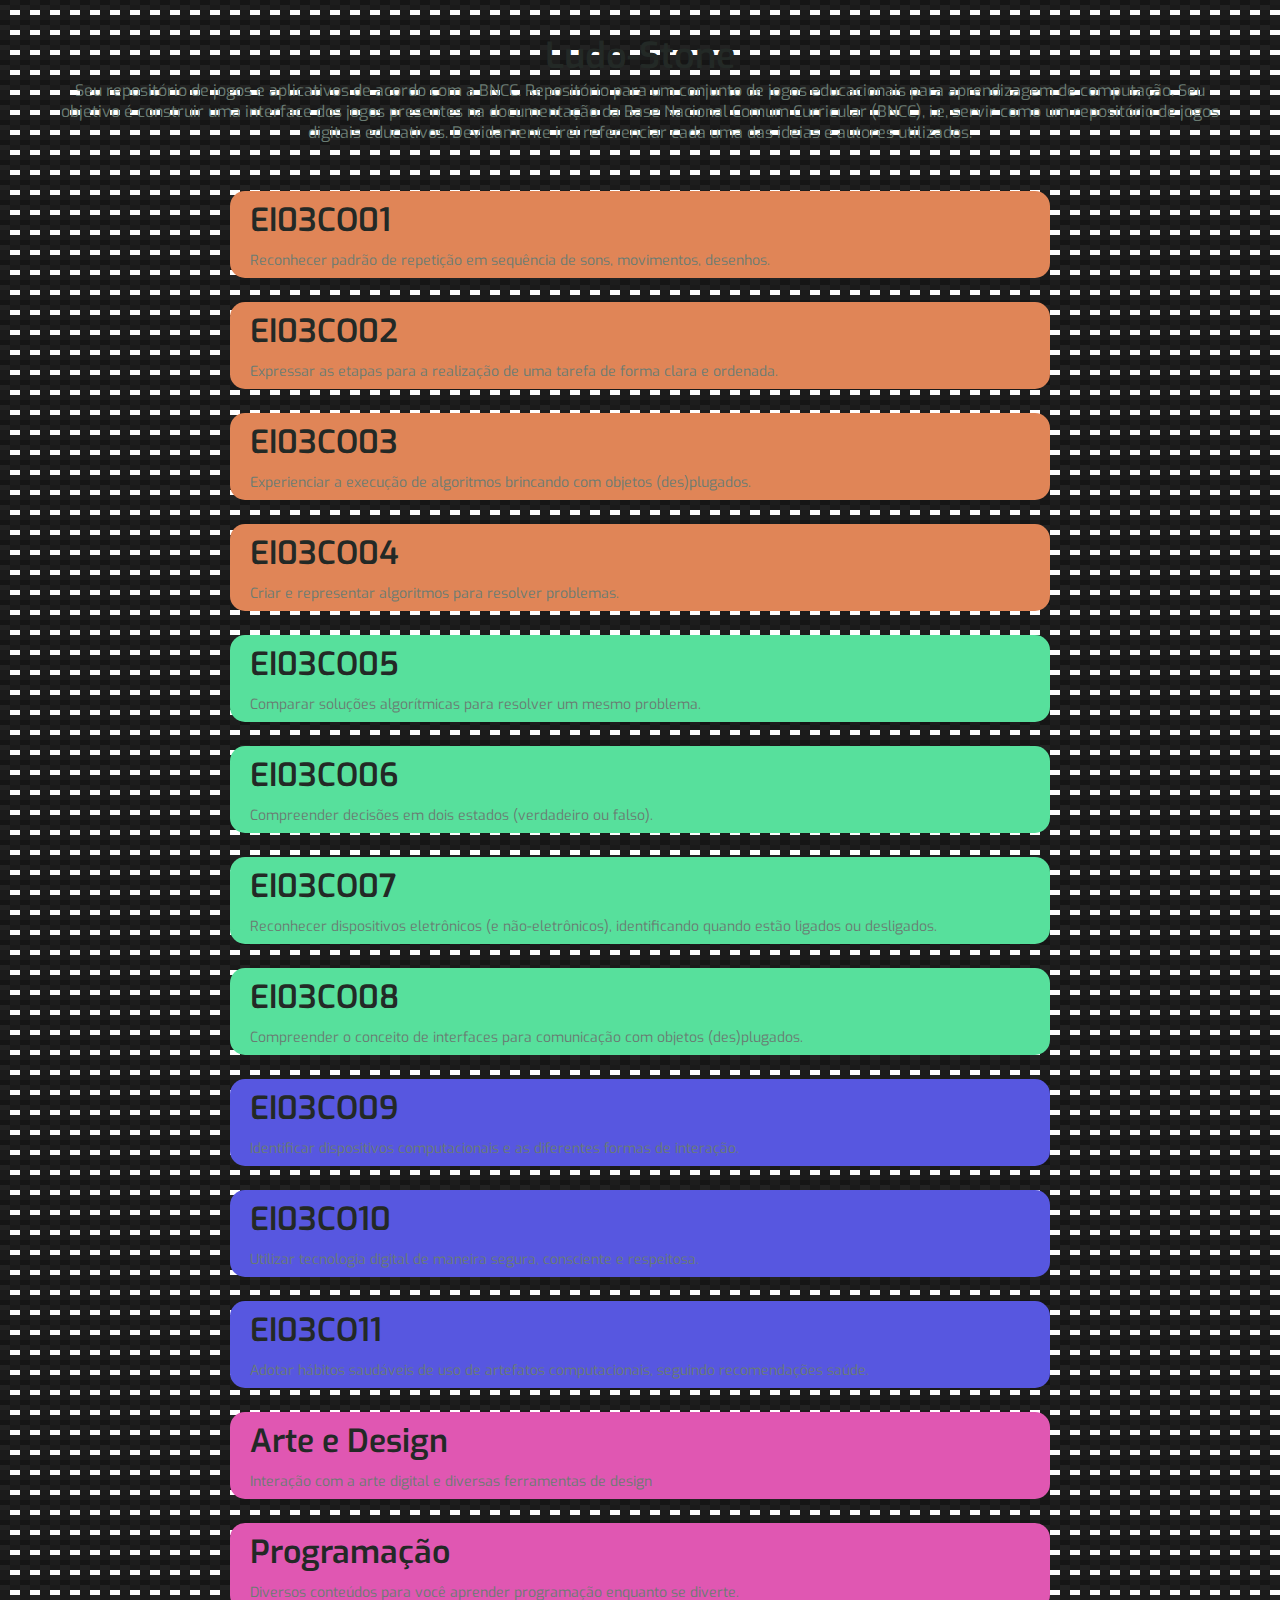
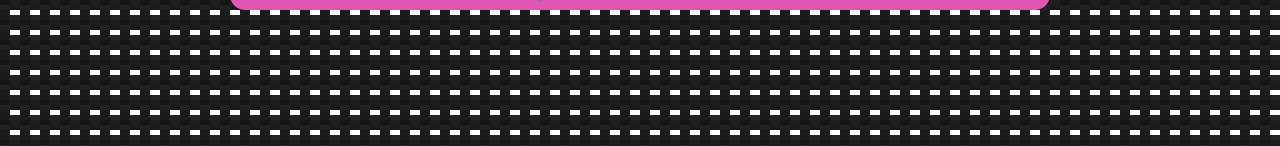
<file: docs/index.html>
<!DOCTYPE html>
<html lang="pt-BR">
  <head>
    <meta charset="UTF-8" />
    <meta http-equiv="X-UA-Compatible" content="IE=edge" />
    <meta name="viewport" content="width=device-width, initial-scale=1.0" />

    <!--==================== UNICONS ====================-->
    <link
      rel="stylesheet"
      href="https://unicons.iconscout.com/release/v4.0.8/css/line.css"
    />

    <!--==================== CSS ====================-->
    <link rel="stylesheet" href="./assets/css/style.css" />

    <!--==================== SWIPER CSS ====================-->
    <link rel="stylesheet" href="./assets/css/swiper-bundle.min.css" />

    <!--==================== BOOTSTRAP CSS ====================-->
    <link
      href="https://cdn.jsdelivr.net/npm/bootstrap@5.3.2/dist/css/bootstrap.min.css"
      rel="stylesheet"
      integrity="sha384-T3c6CoIi6uLrA9TneNEoa7RxnatzjcDSCmG1MXxSR1GAsXEV/Dwwykc2MPK8M2HN"
      crossorigin="anonymous"
    />

    <title>LudoStone</title>
  </head>
  <body class="bg-dark">
    <!--==================== HEADER ====================-->

    <!--==================== MAIN ====================-->
    <main class="main">
      <!--==================== ACCORDIONS ====================-->
      <section class="accordions section" id="accordions">
        <h2 class="section__title text-light">Ludo-Stone</h2>
        <span class="section__subtitle text-light"
          >Seu repositório de jogos e aplicativos de acordo com a BNCC.
          Repositório para um conjunto de jogos educacionais para aprendizagem
          de computação. Seu objetivo é construir uma interface dos jogos
          presentes na documentação da Base Nacional Comum Curricular (BNCC),
          i.e, servir como um repositório de jogos digitais educativos.
          Devidamente irei referenciar cada uma das ideias e autores utilizados.
        </span>

        <!--==================== ACCORDION 1 ====================-->
        <div class="accordions__containment containment grid">
          <!--==================== ACCORDION ====================-->
          <div class="accordions__content accordions__close">
            <div class="accordions__header bg-color__primary">
              <i
                class="uil uil-brackets-curly accordions__icon color__primary-lighter"
              ></i>

              <div>
                <h1 class="accordions__titles">EI03CO01</h1>
                <span class="accordions__subtitle">
                  Reconhecer padrão de repetição em sequência de sons,
                  movimentos, desenhos.</span
                >
              </div>

              <i
                class="uil uil-angle-down accordions__arrow color__primary-lighter"
              ></i>
            </div>

            <div class="accordions__list grid">
              <!--==================== PAPER ====================-->
              <div class="wrapper">
                <div class="paper-containment">
                  <!--==================== PAPER 1 ====================-->
                  <input
                    type="radio"
                    name="paper-name1"
                    id="paper-c011"
                    checked
                  />
                  <label for="paper-c011" class="paper">
                    <a
                      href="https://apps.mathlearningcenter.org/pattern-shapes/"
                      target="_blank"
                    >
                      <div class="paper-row">
                        <div class="paper_bg bg-color__primary-lighter"></div>
                        <div class="paper-icon bg-color__primary-alt">1</div>
                        <div class="paper-description">
                          <h4>Pattern Shapes</h4>
                          <p>
                            Um jogo para se divertir com formas geométricas.
                          </p>
                        </div>
                      </div>
                    </a>
                  </label>

                  <!--==================== PAPER 2 ====================-->
                  <input type="radio" name="paper-name1" id="paper-c012" />
                  <label for="paper-c012" class="paper">
                    <a
                      href="https://pbskids.org/peg/games/chicken-dance/"
                      target="_blank"
                    >
                      <div class="paper-row">
                        <div class="paper_bg bg-color__primary-lighter"></div>
                        <div class="paper-icon bg-color__primary-alt">2</div>
                        <div class="paper-description">
                          <h4>Chicken Dance</h4>
                          <p>Dance conforme os padrões das galinhas.</p>
                        </div>
                      </div>
                    </a>
                  </label>

                  <!--==================== PAPER 3 ====================-->
                  <input type="radio" name="paper-name1" id="paper-c013" />
                  <label for="paper-c013" class="paper">
                    <a
                      href="https://toytheater.com/shape-pattern/"
                      target="_blank"
                    >
                      <div class="paper-row">
                        <div class="paper_bg bg-color__primary-lighter"></div>
                        <div class="paper-icon bg-color__primary-alt">3</div>
                        <div class="paper-description">
                          <h4>Pattern SuperHeroe</h4>
                          <p>Ajude o super-herói amarelo a vencer a corrida.</p>
                        </div>
                      </div>
                    </a>
                  </label>
                </div>
              </div>

              <!--==================== CAROUSEL ====================-->
              <div class="carousel-all">
                <div id="carrosel-id-1" class="carousel slide">
                  <div class="carousel-inner">
                    <!--==================== CAROUSEL-ITEM 1 ====================-->
                    <div class="carousel-item active">
                      <a
                        href="https://apps.mathlearningcenter.org/pattern-shapes/"
                        target="_blank"
                      >
                        <img
                          src="./assets/img/001/pattern-shapes.jpeg"
                          class="d-block w-100 rounded"
                          alt="Pattern Shapes Game"
                        />
                      </a>
                    </div>

                    <!--==================== CAROUSEL-ITEM 2 ====================-->
                    <div class="carousel-item">
                      <a
                        href="https://pbskids.org/peg/games/chicken-dance/"
                        target="_blank"
                      >
                        <img
                          src="./assets/img/001/chicken-dance.png"
                          class="d-block w-100 rounded"
                          alt="Chicken Dance Game"
                        />
                      </a>
                    </div>

                    <!--==================== CAROUSEL-ITEM 3 ====================-->
                    <div class="carousel-item">
                      <a
                        href="https://www.roomrecess.com/mobile/GeoPatterns/play.html"
                        target="_blank"
                      >
                        <img
                          src="./assets/img/001/pattern-superhero.png"
                          class="d-block w-100 rounded"
                          alt="Get Patterns Game"
                        />
                      </a>
                    </div>
                  </div>
                  <button
                    class="carousel-control-prev carousel-bg"
                    type="button"
                    data-bs-target="#carrosel-id-1"
                    data-bs-slide="prev"
                  >
                    <span
                      class="carousel-control-prev-icon bg-color__primary"
                      aria-hidden="true"
                    ></span>
                    <span class="visually-hidden">Previous</span>
                  </button>
                  <button
                    class="carousel-control-next carousel-bg"
                    type="button"
                    data-bs-target="#carrosel-id-1"
                    data-bs-slide="next"
                  >
                    <span
                      class="carousel-control-next-icon bg-color__primary"
                      aria-hidden="true"
                    ></span>
                    <span class="visually-hidden">Next</span>
                  </button>
                </div>
              </div>
            </div>
          </div>
        </div>

        <!--==================== ACCORDION 2 ====================-->
        <div class="accordions__containment containment grid">
          <!--==================== ACCORDION ====================-->
          <div class="accordions__content accordions__close">
            <div class="accordions__header bg-color__primary">
              <i
                class="uil uil-brackets-curly accordions__icon color__primary-lighter"
              ></i>

              <div>
                <h1 class="accordions__titles">EI03CO02</h1>
                <span class="accordions__subtitle"
                  >Expressar as etapas para a realização de uma tarefa de forma
                  clara e ordenada.</span
                >
              </div>

              <i
                class="uil uil-angle-down accordions__arrow color__primary-lighter"
              ></i>
            </div>

            <div class="accordions__list grid">
              <!--==================== PAPER ====================-->
              <div class="wrapper">
                <div class="paper-containment">
                  <!--==================== PAPER 1 ====================-->
                  <input
                    type="radio"
                    name="paper-name2"
                    id="paper-c021"
                    checked
                  />
                  <label for="paper-c021" class="paper">
                    <a
                      href="https://pbskids.org/sesame/games/cookie-monsters-foodie-truck/"
                      target="_blank"
                    >
                      <div class="paper-row">
                        <div class="paper_bg bg-color__primary-lighter"></div>
                        <div class="paper-icon bg-color__primary-alt">1</div>
                        <div class="paper-description">
                          <h4>Cookie Monsters Foodie Truck</h4>
                          <p>
                            Um jogo para crianças em que elas precisam escolher
                            os ingredientes corretos para preparar.
                          </p>
                        </div>
                      </div>
                    </a>
                  </label>

                  <!--==================== PAPER 2 ====================-->
                  <input type="radio" name="paper-name2" id="paper-c022" />
                  <label for="paper-c022" class="paper">
                    <a
                      href="https://pbskids.org/sesame/games/ready-set-grow/"
                      target="_blank"
                    >
                      <div class="paper-row">
                        <div class="paper_bg bg-color__primary-lighter"></div>
                        <div class="paper-icon bg-color__primary-alt">2</div>
                        <div class="paper-description">
                          <h4>Ready Set Grow</h4>
                          <p>
                            Um jogo para ajudar as crianças a desenvolver
                            habilidades matemáticas básicas.
                          </p>
                        </div>
                      </div>
                    </a>
                  </label>

                  <!--==================== PAPER 3 ====================-->
                  <input type="radio" name="paper-name2" id="paper-c023" />
                  <label for="paper-c023" class="paper">
                    <a
                      href="https://cosmicbrain.itch.io/element-craft"
                      target="_blank"
                    >
                      <div class="paper-row">
                        <div class="paper_bg bg-color__primary-lighter"></div>
                        <div class="paper-icon bg-color__primary-alt">3</div>
                        <div class="paper-description">
                          <h4>Element Craft</h4>
                          <p>
                            Um jogo clássico em que você combina alguns
                            elementos para criar novos. Crie os elementos na
                            ordem correta.
                          </p>
                        </div>
                      </div>
                    </a>
                  </label>
                </div>
              </div>

              <!--==================== CAROUSEL ====================-->
              <div class="carousel-all">
                <div id="carousel-id2" class="carousel slide">
                  <div class="carousel-inner">
                    <!--==================== CAROUSEL-ITEM 1 ====================-->
                    <div class="carousel-item active">
                      <a
                        href="https://pbskids.org/sesame/games/cookie-monsters-foodie-truck/"
                        target="_blank"
                      >
                        <img
                          src="./assets/img/002/img1.png"
                          class="d-block w-100 rounded"
                          alt="Cookie Monsters Foodie Truck"
                        />
                      </a>
                    </div>

                    <!--==================== CAROUSEL-ITEM 2 ====================-->
                    <div class="carousel-item">
                      <a
                        href="https://pbskids.org/sesame/games/ready-set-grow/"
                        target="_blank"
                      >
                        <img
                          src="./assets/img/002/img2.png"
                          class="d-block w-100 rounded"
                          alt="Ready Set Grow"
                        />
                      </a>
                    </div>

                    <!--==================== CAROUSEL-ITEM 3 ====================-->
                    <div class="carousel-item">
                      <a
                        href="https://cosmicbrain.itch.io/element-craft"
                        target="_blank"
                      >
                        <img
                          src="./assets/img/002/img3.png"
                          class="d-block w-100 rounded"
                          alt="Element Craft Game"
                        />
                      </a>
                    </div>
                  </div>
                  <button
                    class="carousel-control-prev carousel-bg"
                    type="button"
                    data-bs-target="#carousel-id2"
                    data-bs-slide="prev"
                  >
                    <span
                      class="carousel-control-prev-icon bg-color__primary"
                      aria-hidden="true"
                    ></span>
                    <span class="visually-hidden">Previous</span>
                  </button>
                  <button
                    class="carousel-control-next carousel-bg"
                    type="button"
                    data-bs-target="#carousel-id2"
                    data-bs-slide="next"
                  >
                    <span
                      class="carousel-control-next-icon bg-color__primary"
                      aria-hidden="true"
                    ></span>
                    <span class="visually-hidden">Next</span>
                  </button>
                </div>
              </div>
            </div>
          </div>
        </div>

        <!--==================== ACCORDION 3 ====================-->
        <div class="accordions__containment containment grid">
          <!--==================== ACCORDION ====================-->
          <div class="accordions__content accordions__close">
            <div class="accordions__header bg-color__primary">
              <i
                class="uil uil-brackets-curly accordions__icon color__primary-lighter"
              ></i>

              <div>
                <h1 class="accordions__titles">EI03CO03</h1>
                <span class="accordions__subtitle"
                  >Experienciar a execução de algoritmos brincando com objetos
                  (des)plugados.</span
                >
              </div>

              <i
                class="uil uil-angle-down accordions__arrow color__primary-lighter"
              ></i>
            </div>

            <div class="accordions__list grid">
              <!--==================== PAPER ====================-->
              <div class="wrapper">
                <div class="paper-containment">
                  <!--==================== PAPER 1 ====================-->
                  <input type="radio" name="paper-3" id="paper-c031" checked />
                  <label for="paper-c031" class="paper">
                    <a
                      href="https://www.mathplayground.com/follow_the_code.html"
                      target="_blank"
                    >
                      <div class="paper-row">
                        <div class="paper_bg bg-color__primary-lighter"></div>
                        <div class="paper-icon bg-color__primary-alt">1</div>
                        <div class="paper-description">
                          <h4>Follow the Code</h4>
                          <p>
                            Um jogo para explorar como o código funciona através
                            da interação com pequenos objetos físicos.
                          </p>
                        </div>
                      </div>
                    </a>
                  </label>

                  <!--==================== PAPER 2 ====================-->
                  <input type="radio" name="paper-3" id="paper-c032" />
                  <label for="paper-c032" class="paper">
                    <a href="http://smartfunbrasil.com/" target="_blank">
                      <div class="paper-row">
                        <div class="paper_bg bg-color__primary-lighter"></div>
                        <div class="paper-icon bg-color__primary-alt">2</div>
                        <div class="paper-description">
                          <h4>SmartFun</h4>
                          <p>Uma plataforma com jogos (des)plugados.</p>
                        </div>
                      </div>
                    </a>
                  </label>

                  <!--==================== PAPER 3 ====================-->
                  <input type="radio" name="paper-3" id="paper-c033" />
                  <label for="paper-c033" class="paper">
                    <a
                      href="https://desplugada.ime.unicamp.br/"
                      target="_blank"
                    >
                      <div class="paper-row">
                        <div class="paper_bg bg-color__primary-lighter"></div>
                        <div class="paper-icon bg-color__primary-alt">3</div>
                        <div class="paper-description">
                          <h4>Computação Deslugada</h4>
                          <p>
                            Um site com mais vinte atividades sobre computação
                            (des)plugada.
                          </p>
                        </div>
                      </div>
                    </a>
                  </label>
                </div>
              </div>

              <!--==================== CAROUSEL ====================-->
              <div class="carousel-all">
                <div id="carousel-id3" class="carousel slide">
                  <div class="carousel-inner">
                    <!--==================== CAROUSEL-ITEM 1 ====================-->
                    <div class="carousel-item active">
                      <a
                        href="https://www.mathplayground.com/follow_the_code.html"
                        target="_blank"
                      >
                        <img
                          src="./assets/img/003/img4.png"
                          class="d-block w-100 rounded"
                          alt="Pattern Shapes Game"
                        />
                      </a>
                    </div>

                    <!--==================== CAROUSEL-ITEM 2 ====================-->
                    <div class="carousel-item">
                      <a href="http://smartfunbrasil.com/" target="_blank">
                        <img
                          src="./assets/img/003/img5.png"
                          class="d-block w-100 rounded"
                          alt="Chicken Dance Game"
                        />
                      </a>
                    </div>

                    <!--==================== CAROUSEL-ITEM 3 ====================-->
                    <div class="carousel-item">
                      <a
                        href="https://desplugada.ime.unicamp.br/"
                        target="_blank"
                      >
                        <img
                          src="./assets/img/003/img6.png"
                          class="d-block w-100 rounded"
                          alt="Get Patterns Game"
                        />
                      </a>
                    </div>
                  </div>
                  <button
                    class="carousel-control-prev carousel-bg"
                    type="button"
                    data-bs-target="#carousel-id3"
                    data-bs-slide="prev"
                  >
                    <span
                      class="carousel-control-prev-icon bg-color__primary"
                      aria-hidden="true"
                    ></span>
                    <span class="visually-hidden">Previous</span>
                  </button>
                  <button
                    class="carousel-control-next carousel-bg"
                    type="button"
                    data-bs-target="#carousel-id3"
                    data-bs-slide="next"
                  >
                    <span
                      class="carousel-control-next-icon bg-color__primary"
                      aria-hidden="true"
                    ></span>
                    <span class="visually-hidden">Next</span>
                  </button>
                </div>
              </div>
            </div>
          </div>
        </div>

        <!--==================== ACCORDION 4 ====================-->
        <div class="accordions__containment containment grid">
          <!--==================== ACCORDION ====================-->
          <div class="accordions__content accordions__close">
            <div class="accordions__header bg-color__primary">
              <i
                class="uil uil-brackets-curly accordions__icon color__primary-lighter"
              ></i>

              <div>
                <h1 class="accordions__titles">EI03CO04</h1>
                <span class="accordions__subtitle"
                  >Criar e representar algoritmos para resolver problemas.</span
                >
              </div>

              <i
                class="uil uil-angle-down accordions__arrow color__primary-lighter"
              ></i>
            </div>

            <div class="accordions__list grid">
              <!--==================== PAPER ====================-->
              <div class="wrapper">
                <div class="paper-containment">
                  <!--==================== PAPER 1 ====================-->
                  <input type="radio" name="paper-4" id="paper-c041" checked />
                  <label for="paper-c041" class="paper">
                    <a
                      href="https://wordwall.net/pt/teacher/9991376/smartkidseducativo"
                      target="_blank"
                    >
                      <div class="paper-row">
                        <div class="paper_bg bg-color__primary-lighter"></div>
                        <div class="paper-icon bg-color__primary-alt">1</div>
                        <div class="paper-description">
                          <h4>Jogos de sequência lógica</h4>
                          <p>
                            Um jogo para ensinar conceitos básicos de
                            sequências.
                          </p>
                        </div>
                      </div>
                    </a>
                  </label>

                  <!--==================== PAPER 2 ====================-->
                  <input type="radio" name="paper-4" id="paper-c042" />
                  <label for="paper-c042" class="paper">
                    <a href="https://lightbot.com/" target="_blank">
                      <div class="paper-row">
                        <div class="paper_bg bg-color__primary-lighter"></div>
                        <div class="paper-icon bg-color__primary-alt">2</div>
                        <div class="paper-description">
                          <h4>LightBot</h4>
                          <p>
                            Um jogo para aprender a escrever códigos em Ruby
                            usando um robô virtual.
                          </p>
                        </div>
                      </div>
                    </a>
                  </label>

                  <!--==================== PAPER 3 ====================-->
                  <input type="radio" name="paper-4" id="paper-c043" />
                  <label for="paper-c043" class="paper">
                    <a href="https://www.scratchjr.org/" target="_blank">
                      <div class="paper-row">
                        <div class="paper_bg bg-color__primary-lighter"></div>
                        <div class="paper-icon bg-color__primary-alt">3</div>
                        <div class="paper-description">
                          <h4>Scratch Jr.</h4>
                          <p>
                            Um jogo para ensinar programação para crianças
                            pequenas.
                          </p>
                        </div>
                      </div>
                    </a>
                  </label>
                </div>
              </div>

              <!--==================== CAROUSEL ====================-->
              <div class="carousel-all">
                <div id="carousel-id4" class="carousel slide">
                  <div class="carousel-inner">
                    <!--==================== CAROUSEL-ITEM 1 ====================-->
                    <div class="carousel-item active">
                      <a
                        href="https://wordwall.net/pt/teacher/9991376/smartkidseducativo"
                        target="_blank"
                      >
                        <img
                          src="./assets/img/004/img7.png"
                          class="d-block w-100 rounded"
                          alt="Jogos de sequência lógica"
                        />
                      </a>
                    </div>

                    <!--==================== CAROUSEL-ITEM 2 ====================-->
                    <div class="carousel-item">
                      <a href="https://lightbot.com/" target="_blank">
                        <img
                          src="./assets/img/004/img8.png"
                          class="d-block w-100 rounded"
                          alt="LightBot"
                        />
                      </a>
                    </div>

                    <!--==================== CAROUSEL-ITEM 3 ====================-->
                    <div class="carousel-item">
                      <a href="https://www.scratchjr.org/" target="_blank">
                        <img
                          src="./assets/img/004/img9.png"
                          class="d-block w-100 rounded"
                          alt="Scratch Jr."
                        />
                      </a>
                    </div>
                  </div>
                  <button
                    class="carousel-control-prev carousel-bg"
                    type="button"
                    data-bs-target="#carousel-id4"
                    data-bs-slide="prev"
                  >
                    <span
                      class="carousel-control-prev-icon bg-color__primary"
                      aria-hidden="true"
                    ></span>
                    <span class="visually-hidden">Previous</span>
                  </button>
                  <button
                    class="carousel-control-next carousel-bg"
                    type="button"
                    data-bs-target="#carousel-id4"
                    data-bs-slide="next"
                  >
                    <span
                      class="carousel-control-next-icon bg-color__primary"
                      aria-hidden="true"
                    ></span>
                    <span class="visually-hidden">Next</span>
                  </button>
                </div>
              </div>
            </div>
          </div>
        </div>

        <!--==================== ACCORDION 5 ====================-->
        <div class="accordions__containment containment grid">
          <!--==================== ACCORDION ====================-->
          <div class="accordions__content accordions__close">
            <div class="accordions__header bg-color__secondary">
              <i
                class="uil uil-brackets-curly accordions__icon color__secondary-lighter"
              ></i>

              <div>
                <h1 class="accordions__titles">EI03CO05</h1>
                <span class="accordions__subtitle"
                  >Comparar soluções algorítmicas para resolver um mesmo
                  problema.</span
                >
              </div>

              <i
                class="uil uil-angle-down accordions__arrow color__secondary-lighter"
              ></i>
            </div>

            <div class="accordions__list grid">
              <!--==================== PAPER ====================-->
              <div class="wrapper">
                <div class="paper-containment">
                  <!--==================== PAPER 1 ====================-->
                  <input type="radio" name="paper-5" id="paper-c051" checked />
                  <label for="paper-c051" class="paper">
                    <a
                      href="https://www.escolagames.com.br/jogos/labirinto-polar"
                      target="_blank"
                    >
                      <div class="paper-row">
                        <div class="paper_bg bg-color__secondary-lighter"></div>
                        <div class="paper-icon bg-color__secondary-alt">1</div>
                        <div class="paper-description">
                          <h4>Labirinto Polar</h4>
                          <p>
                            Um jogo para explorar diferentes caminhos para
                            chegar ao final de um labirinto polar.
                          </p>
                        </div>
                      </div>
                    </a>
                  </label>

                  <!--==================== PAPER 2 ====================-->
                  <input type="radio" name="paper-5" id="paper-c052" />
                  <label for="paper-c052" class="paper">
                    <a
                      href="https://www.jogosgratisparacriancas.com/labirintos/jogos_labirintos_joaninha.php"
                      target="_blank"
                    >
                      <div class="paper-row">
                        <div class="paper_bg bg-color__secondary-lighter"></div>
                        <div class="paper-icon bg-color__secondary-alt">2</div>
                        <div class="paper-description">
                          <h4>Labirinto Joaninha</h4>
                          <p>
                            Um jogo para encontrar o caminho mais curto até o
                            final do labirinto.
                          </p>
                        </div>
                      </div>
                    </a>
                  </label>

                  <!--==================== PAPER 3 ====================-->
                  <input type="radio" name="paper-5" id="paper-c053" />
                  <label for="paper-c053" class="paper">
                    <a
                      href="https://www.jogosgratisparacriancas.com/labirintos/10-labirinto-pato.php"
                      target="_blank"
                    >
                      <div class="paper-row">
                        <div class="paper_bg bg-color__secondary-lighter"></div>
                        <div class="paper-icon bg-color__secondary-alt">3</div>
                        <div class="paper-description">
                          <h4>Labirinto Pato</h4>
                          <p>
                            Um jogo para guiar um pato por um labirinto e
                            descobrir novas áreas.
                          </p>
                        </div>
                      </div>
                    </a>
                  </label>
                </div>
              </div>

              <!--==================== CAROUSEL ====================-->
              <div class="carousel-all">
                <div id="carousel-id5" class="carousel slide">
                  <div class="carousel-inner">
                    <!--==================== CAROUSEL-ITEM 1 ====================-->
                    <div class="carousel-item active">
                      <a
                        href="https://www.escolagames.com.br/jogos/labirinto-polar"
                        target="_blank"
                      >
                        <img
                          src="./assets/img/005/img10.png"
                          class="d-block w-100 rounded"
                          alt="Labirinto Polar"
                        />
                      </a>
                    </div>

                    <!--==================== CAROUSEL-ITEM 2 ====================-->
                    <div class="carousel-item">
                      <a
                        href="https://www.jogosgratisparacriancas.com/labirintos/jogos_labirintos_joaninha.php"
                        target="_blank"
                      >
                        <img
                          src="./assets/img/005/img11.png"
                          class="d-block w-100 rounded"
                          alt="Labirinto Joaninha"
                        />
                      </a>
                    </div>

                    <!--==================== CAROUSEL-ITEM 3 ====================-->
                    <div class="carousel-item">
                      <a
                        href="https://www.jogosgratisparacriancas.com/labirintos/10-labirinto-pato.php"
                        target="_blank"
                      >
                        <img
                          src="./assets/img/005/img12.png"
                          class="d-block w-100 rounded"
                          alt="Labirinto Pato"
                        />
                      </a>
                    </div>
                  </div>
                  <button
                    class="carousel-control-prev carousel-bg"
                    type="button"
                    data-bs-target="#carousel-id5"
                    data-bs-slide="prev"
                  >
                    <span
                      class="carousel-control-prev-icon bg-color__secondary"
                      aria-hidden="true"
                    ></span>
                    <span class="visually-hidden">Previous</span>
                  </button>
                  <button
                    class="carousel-control-next carousel-bg"
                    type="button"
                    data-bs-target="#carousel-id5"
                    data-bs-slide="next"
                  >
                    <span
                      class="carousel-control-next-icon bg-color__secondary"
                      aria-hidden="true"
                    ></span>
                    <span class="visually-hidden">Next</span>
                  </button>
                </div>
              </div>
            </div>
          </div>
        </div>

        <!--==================== ACCORDION 6 ====================-->
        <div class="accordions__containment containment grid">
          <!--==================== ACCORDION ====================-->
          <div class="accordions__content accordions__close">
            <div class="accordions__header bg-color__secondary">
              <i
                class="uil uil-brackets-curly accordions__icon color__secondary-lighter"
              ></i>

              <div>
                <h1 class="accordions__titles">EI03CO06</h1>
                <span class="accordions__subtitle"
                  >Compreender decisões em dois estados (verdadeiro ou
                  falso).</span
                >
              </div>

              <i
                class="uil uil-angle-down accordions__arrow color__secondary-lighter"
              ></i>
            </div>

            <div class="accordions__list grid">
              <!--==================== PAPER ====================-->
              <div class="wrapper">
                <div class="paper-containment">
                  <!--==================== PAPER 1 ====================-->
                  <input type="radio" name="paper-6" id="paper-c061" checked />
                  <label for="paper-c061" class="paper">
                    <a href="https://wordwall.net/pt" target="_blank">
                      <div class="paper-row">
                        <div class="paper_bg bg-color__secondary-lighter"></div>
                        <div class="paper-icon bg-color__secondary-alt">1</div>
                        <div class="paper-description">
                          <h4>Wordwall</h4>
                          <p>
                            Um site para criar e jogar com puzzles baseados em
                            palavras que precisam ser arrastadas para fora de
                            uma caixa.
                          </p>
                        </div>
                      </div>
                    </a>
                  </label>

                  <!--==================== PAPER 2 ====================-->
                  <input type="radio" name="paper-6" id="paper-c062" />
                  <label for="paper-c062" class="paper">
                    <a href="https://kahoot.com" target="_blank">
                      <div class="paper-row">
                        <div class="paper_bg bg-color__secondary-lighter"></div>
                        <div class="paper-icon bg-color__secondary-alt">2</div>
                        <div class="paper-description">
                          <h4>Kahoot!</h4>
                          <p>
                            Um site para jogar quizzes online com amigos e
                            familiares.
                          </p>
                        </div>
                      </div>
                    </a>
                  </label>

                  <!--==================== PAPER 3 ====================-->
                  <input type="radio" name="paper-6" id="paper-c063" />
                  <label for="paper-c063" class="paper">
                    <a
                      href="https://graebor.itch.io/sort-the-court"
                      target="_blank"
                    >
                      <div class="paper-row">
                        <div class="paper_bg bg-color__secondary-lighter"></div>
                        <div class="paper-icon bg-color__secondary-alt">3</div>
                        <div class="paper-description">
                          <h4>Sort the Court</h4>
                          <p>
                            Um jogo para tomar decisões sobre verdadeiro ou
                            falso.
                          </p>
                        </div>
                      </div>
                    </a>
                  </label>
                </div>
              </div>

              <!--==================== CAROUSEL ====================-->
              <div class="carousel-all">
                <div id="carousel-id6" class="carousel slide">
                  <div class="carousel-inner">
                    <!--==================== CAROUSEL-ITEM 1 ====================-->
                    <div class="carousel-item active">
                      <a href="https://wordwall.net/pt" target="_blank">
                        <img
                          src="./assets/img/006/img13.png"
                          class="d-block w-100 rounded"
                          alt="Wordwall"
                        />
                      </a>
                    </div>

                    <!--==================== CAROUSEL-ITEM 2 ====================-->
                    <div class="carousel-item">
                      <a href="https://kahoot.com" target="_blank">
                        <img
                          src="./assets/img/006/img14.png"
                          class="d-block w-100 rounded"
                          alt="Kahoot!"
                        />
                      </a>
                    </div>

                    <!--==================== CAROUSEL-ITEM 3 ====================-->
                    <div class="carousel-item">
                      <a
                        href="https://graebor.itch.io/sort-the-court"
                        target="_blank"
                      >
                        <img
                          src="./assets/img/006/img15.png"
                          class="d-block w-100 rounded"
                          alt="Sort the Court Game"
                        />
                      </a>
                    </div>
                  </div>
                  <button
                    class="carousel-control-prev carousel-bg"
                    type="button"
                    data-bs-target="#carousel-id6"
                    data-bs-slide="prev"
                  >
                    <span
                      class="carousel-control-prev-icon bg-color__secondary"
                      aria-hidden="true"
                    ></span>
                    <span class="visually-hidden">Previous</span>
                  </button>
                  <button
                    class="carousel-control-next carousel-bg"
                    type="button"
                    data-bs-target="#carousel-id6"
                    data-bs-slide="next"
                  >
                    <span
                      class="carousel-control-next-icon bg-color__secondary"
                      aria-hidden="true"
                    ></span>
                    <span class="visually-hidden">Next</span>
                  </button>
                </div>
              </div>
            </div>
          </div>
        </div>

        <!--==================== ACCORDION 7 ====================-->
        <div class="accordions__containment containment grid">
          <!--==================== ACCORDION ====================-->
          <div class="accordions__content accordions__close">
            <div class="accordions__header bg-color__secondary">
              <i
                class="uil uil-brackets-curly accordions__icon color__secondary-lighter"
              ></i>

              <div>
                <h1 class="accordions__titles">EI03CO07</h1>
                <span class="accordions__subtitle"
                  >Reconhecer dispositivos eletrônicos (e não-eletrônicos),
                  identificando quando estão ligados ou desligados.</span
                >
              </div>

              <i
                class="uil uil-angle-down accordions__arrow color__secondary-lighter"
              ></i>
            </div>

            <div class="accordions__list grid">
              <!--==================== PAPER ====================-->
              <div class="wrapper">
                <div class="paper-containment">
                  <!--==================== PAPER 1 ====================-->
                  <input type="radio" name="paper-7" id="paper-c071" checked />
                  <label for="paper-c071" class="paper">
                    <a
                      href="https://www.coolmathgames.com/pt-br/0-shadeshift"
                      target="_blank"
                    >
                      <div class="paper-row">
                        <div class="paper_bg bg-color__secondary-lighter"></div>
                        <div class="paper-icon bg-color__secondary-alt">1</div>
                        <div class="paper-description">
                          <h4>Shadeshift</h4>
                          <p>
                            Um jogo para você pegar sua lanterna, clique para
                            ligar e desligar a luz.
                          </p>
                        </div>
                      </div>
                    </a>
                  </label>

                  <!--==================== PAPER 2 ====================-->
                  <input type="radio" name="paper-7" id="paper-c072" />
                  <label for="paper-c072" class="paper">
                    <a
                      href="https://onlineradiobox.com/br/genre/games_music"
                      target="_blank"
                    >
                      <div class="paper-row">
                        <div class="paper_bg bg-color__secondary-lighter"></div>
                        <div class="paper-icon bg-color__secondary-alt">2</div>
                        <div class="paper-description">
                          <h4>Online Radio Box</h4>
                          <p>Um site para escutar rádios on-line.</p>
                        </div>
                      </div>
                    </a>
                  </label>

                  <!--==================== PAPER 3 ====================-->
                  <input type="radio" name="paper-7" id="paper-c073" />
                  <label for="paper-c073" class="paper">
                    <a
                      href="https://www.miniplay.com/game/calculator-the-game"
                      target="_blank"
                    >
                      <div class="paper-row">
                        <div class="paper_bg bg-color__secondary-lighter"></div>
                        <div class="paper-icon bg-color__secondary-alt">3</div>
                        <div class="paper-description">
                          <h4>Calculator: The Game</h4>
                          <p>Um jogo para calcular valores matemáticos.</p>
                        </div>
                      </div>
                    </a>
                  </label>
                </div>
              </div>

              <!--==================== CAROUSEL ====================-->
              <div class="carousel-all">
                <div id="carousel-id7" class="carousel slide">
                  <div class="carousel-inner">
                    <!--==================== CAROUSEL-ITEM 1 ====================-->
                    <div class="carousel-item active">
                      <a
                        href="https://www.coolmathgames.com/pt-br/0-shadeshift"
                        target="_blank"
                      >
                        <img
                          src="./assets/img/007/img16.png"
                          class="d-block w-100 rounded"
                          alt="Shadeshift Game"
                        />
                      </a>
                    </div>

                    <!--==================== CAROUSEL-ITEM 2 ====================-->
                    <div class="carousel-item">
                      <a
                        href="https://onlineradiobox.com/br/genre/games_music"
                        target="_blank"
                      >
                        <img
                          src="./assets/img/007/img17.png"
                          class="d-block w-100 rounded"
                          alt="Online Radio Box"
                        />
                      </a>
                    </div>

                    <!--==================== CAROUSEL-ITEM 3 ====================-->
                    <div class="carousel-item">
                      <a
                        href="https://www.miniplay.com/game/calculator-the-game"
                        target="_blank"
                      >
                        <img
                          src="./assets/img/007/img18.png"
                          class="d-block w-100 rounded"
                          alt="Calculator: The Game"
                        />
                      </a>
                    </div>
                  </div>
                  <button
                    class="carousel-control-prev carousel-bg"
                    type="button"
                    data-bs-target="#carousel-id7"
                    data-bs-slide="prev"
                  >
                    <span
                      class="carousel-control-prev-icon bg-color__secondary"
                      aria-hidden="true"
                    ></span>
                    <span class="visually-hidden">Previous</span>
                  </button>
                  <button
                    class="carousel-control-next carousel-bg"
                    type="button"
                    data-bs-target="#carousel-id7"
                    data-bs-slide="next"
                  >
                    <span
                      class="carousel-control-next-icon bg-color__secondary"
                      aria-hidden="true"
                    ></span>
                    <span class="visually-hidden">Next</span>
                  </button>
                </div>
              </div>
            </div>
          </div>
        </div>

        <!--==================== ACCORDION 8 ====================-->
        <div class="accordions__containment containment grid">
          <!--==================== ACCORDION ====================-->
          <div class="accordions__content accordions__close">
            <div class="accordions__header bg-color__secondary">
              <i
                class="uil uil-brackets-curly accordions__icon color__secondary-lighter"
              ></i>

              <div>
                <h1 class="accordions__titles">EI03CO08</h1>
                <span class="accordions__subtitle"
                  >Compreender o conceito de interfaces para comunicação com
                  objetos (des)plugados.</span
                >
              </div>

              <i
                class="uil uil-angle-down accordions__arrow color__secondary-lighter"
              ></i>
            </div>

            <div class="accordions__list grid">
              <!--==================== PAPER ====================-->
              <div class="wrapper">
                <div class="paper-containment">
                  <!--==================== PAPER 1 ====================-->
                  <input type="radio" name="paper-8" id="paper-c081" checked />
                  <label for="paper-c081" class="paper">
                    <a
                      href="https://paintonline.com.br/paint.html"
                      target="_blank"
                    >
                      <div class="paper-row">
                        <div class="paper_bg bg-color__secondary-lighter"></div>
                        <div class="paper-icon bg-color__secondary-alt">1</div>
                        <div class="paper-description">
                          <h4>Paint</h4>
                          <p>Um site para criar desenhos usando as cores.</p>
                        </div>
                      </div>
                    </a>
                  </label>

                  <!--==================== PAPER 2 ====================-->
                  <input type="radio" name="paper-8" id="paper-c082" />
                  <label for="paper-c082" class="paper">
                    <a
                      href="https://www.photoshoponline.net.br"
                      target="_blank"
                    >
                      <div class="paper-row">
                        <div class="paper_bg bg-color__secondary-lighter"></div>
                        <div class="paper-icon bg-color__secondary-alt">2</div>
                        <div class="paper-description">
                          <h4>Photoshop Online</h4>
                          <p>Uma ferramenta para editar imagens digitais.</p>
                        </div>
                      </div>
                    </a>
                  </label>

                  <!--==================== PAPER 3 ====================-->
                  <input type="radio" name="paper-8" id="paper-c083" />
                  <label for="paper-c083" class="paper">
                    <a href="https://garticphone.com/pt" target="_blank">
                      <div class="paper-row">
                        <div class="paper_bg bg-color__secondary-lighter"></div>
                        <div class="paper-icon bg-color__secondary-alt">3</div>
                        <div class="paper-description">
                          <h4>Gartic Phone</h4>
                          <p>
                            Um site para brincar de telefone sem fio por
                            desenhos.
                          </p>
                        </div>
                      </div>
                    </a>
                  </label>
                </div>
              </div>

              <!--==================== CAROUSEL ====================-->
              <div class="carousel-all">
                <div id="carousel-id8" class="carousel slide">
                  <div class="carousel-inner">
                    <!--==================== CAROUSEL-ITEM 1 ====================-->
                    <div class="carousel-item active">
                      <a
                        href="https://paintonline.com.br/paint.html"
                        target="_blank"
                      >
                        <img
                          src="./assets/img/008/img19.png"
                          class="d-block w-100 rounded"
                          alt="Paint"
                        />
                      </a>
                    </div>

                    <!--==================== CAROUSEL-ITEM 2 ====================-->
                    <div class="carousel-item">
                      <a
                        href="https://www.photoshoponline.net.br"
                        target="_blank"
                      >
                        <img
                          src="./assets/img/008/img20.png"
                          class="d-block w-100 rounded"
                          alt="Photoshop Online"
                        />
                      </a>
                    </div>

                    <!--==================== CAROUSEL-ITEM 3 ====================-->
                    <div class="carousel-item">
                      <a href="https://garticphone.com/pt" target="_blank">
                        <img
                          src="./assets/img/008/img21.png"
                          class="d-block w-100 rounded"
                          alt="Gartic Phone"
                        />
                      </a>
                    </div>
                  </div>
                  <button
                    class="carousel-control-prev carousel-bg"
                    type="button"
                    data-bs-target="#carousel-id8"
                    data-bs-slide="prev"
                  >
                    <span
                      class="carousel-control-prev-icon bg-color__secondary"
                      aria-hidden="true"
                    ></span>
                    <span class="visually-hidden">Previous</span>
                  </button>
                  <button
                    class="carousel-control-next carousel-bg"
                    type="button"
                    data-bs-target="#carousel-idnumber"
                    data-bs-slide="next"
                  >
                    <span
                      class="carousel-control-next-icon bg-color__secondary"
                      aria-hidden="true"
                    ></span>
                    <span class="visually-hidden">Next</span>
                  </button>
                </div>
              </div>
            </div>
          </div>
        </div>

        <!--==================== ACCORDION 9 ====================-->
        <div class="accordions__containment containment grid">
          <!--==================== ACCORDION ====================-->
          <div class="accordions__content accordions__close">
            <div class="accordions__header bg-color__tertiary">
              <i
                class="uil uil-brackets-curly accordions__icon color__tertiary-lighter"
              ></i>

              <div>
                <h1 class="accordions__titles">EI03CO09</h1>
                <span class="accordions__subtitle"
                  >Identificar dispositivos computacionais e as diferentes
                  formas de interação.</span
                >
              </div>

              <i
                class="uil uil-angle-down accordions__arrow color__tertiary-lighter"
              ></i>
            </div>

            <div class="accordions__list grid">
              <!--==================== PAPER ====================-->
              <div class="wrapper">
                <div class="paper-containment">
                  <!--==================== PAPER 1 ====================-->
                  <input type="radio" name="paper-9" id="paper-c091" checked />
                  <label for="paper-c091" class="paper">
                    <a
                      href="https://elocnat.itch.io/tetrivoice"
                      target="_blank"
                    >
                      <div class="paper-row">
                        <div class="paper_bg bg-color__tertiary-lighter"></div>
                        <div class="paper-icon bg-color__tertiary-alt">1</div>
                        <div class="paper-description">
                          <h4>Tetrivoice</h4>
                          <p>
                            Um jogo do tetris que utiliza a voz como forma de
                            jogabilidade.
                          </p>
                        </div>
                      </div>
                    </a>
                  </label>

                  <!--==================== PAPER 2 ====================-->
                  <input type="radio" name="paper-9" id="paper-c092" />
                  <label for="paper-c092" class="paper">
                    <a
                      href="https://danielepuglisi.itch.io/jump-and-scream"
                      target="_blank"
                    >
                      <div class="paper-row">
                        <div class="paper_bg bg-color__tertiary-lighter"></div>
                        <div class="paper-icon bg-color__tertiary-alt">2</div>
                        <div class="paper-description">
                          <h4>Scream to jump!</h4>
                          <p>
                            Um jogo onde precisa gritar alto para saltar com o
                            personagem.
                          </p>
                        </div>
                      </div>
                    </a>
                  </label>

                  <!--==================== PAPER 3 ====================-->
                  <input type="radio" name="paper-9" id="paper-c093" />
                  <label for="paper-c093" class="paper">
                    <a
                      href="https://play.google.com/store/apps/details?id=com.google.ar.lens&hl=pt_BR&gl=US"
                      target="_blank"
                    >
                      <div class="paper-row">
                        <div class="paper_bg bg-color__tertiary-lighter"></div>
                        <div class="paper-icon bg-color__tertiary-alt">3</div>
                        <div class="paper-description">
                          <h4>Google Lens</h4>
                          <p>
                            Uma aplicação que permite realizar várias
                            atividades, como escanear códigos QR ou fazer
                            selfies.
                          </p>
                        </div>
                      </div>
                    </a>
                  </label>
                </div>
              </div>

              <!--==================== CAROUSEL ====================-->
              <div class="carousel-all">
                <div id="carousel-id9" class="carousel slide">
                  <div class="carousel-inner">
                    <!--==================== CAROUSEL-ITEM 1 ====================-->
                    <div class="carousel-item active">
                      <a
                        href="https://elocnat.itch.io/tetrivoice"
                        target="_blank"
                      >
                        <img
                          src="./assets/img/009/img22.png"
                          class="d-block w-100 rounded"
                          alt="Tetrivoice"
                        />
                      </a>
                    </div>

                    <!--==================== CAROUSEL-ITEM 2 ====================-->
                    <div class="carousel-item">
                      <a
                        href="https://danielepuglisi.itch.io/jump-and-scream"
                        target="_blank"
                      >
                        <img
                          src="./assets/img/009/img23.png"
                          class="d-block w-100 rounded"
                          alt="Scream to jump!"
                        />
                      </a>
                    </div>

                    <!--==================== CAROUSEL-ITEM 3 ====================-->
                    <div class="carousel-item">
                      <a
                        href="https://play.google.com/store/apps/details?id=com.google.ar.lens&hl=pt_BR&gl=US"
                        target="_blank"
                      >
                        <img
                          src="./assets/img/009/img24.png"
                          class="d-block w-100 rounded"
                          alt="Google Lens"
                        />
                      </a>
                    </div>
                  </div>
                  <button
                    class="carousel-control-prev carousel-bg"
                    type="button"
                    data-bs-target="#carousel-id9"
                    data-bs-slide="prev"
                  >
                    <span
                      class="carousel-control-prev-icon bg-color__tertiary"
                      aria-hidden="true"
                    ></span>
                    <span class="visually-hidden">Previous</span>
                  </button>
                  <button
                    class="carousel-control-next carousel-bg"
                    type="button"
                    data-bs-target="#carousel-id9"
                    data-bs-slide="next"
                  >
                    <span
                      class="carousel-control-next-icon bg-color__tertiary"
                      aria-hidden="true"
                    ></span>
                    <span class="visually-hidden">Next</span>
                  </button>
                </div>
              </div>
            </div>
          </div>
        </div>

        <!--==================== ACCORDION 10 ====================-->
        <div class="accordions__containment containment grid">
          <!--==================== ACCORDION ====================-->
          <div class="accordions__content accordions__close">
            <div class="accordions__header bg-color__tertiary">
              <i
                class="uil uil-brackets-curly accordions__icon color__tertiary-lighter"
              ></i>

              <div>
                <h1 class="accordions__titles">EI03CO10</h1>
                <span class="accordions__subtitle"
                  >Utilizar tecnologia digital de maneira segura, consciente e
                  respeitosa.</span
                >
              </div>

              <i
                class="uil uil-angle-down accordions__arrow color__tertiary-lighter"
              ></i>
            </div>

            <div class="accordions__list grid">
              <!--==================== PAPER ====================-->
              <div class="wrapper">
                <div class="paper-containment">
                  <!--==================== PAPER 1 ====================-->
                  <input type="radio" name="paper-10" id="paper-c101" checked />
                  <label for="paper-c101" class="paper">
                    <a href="https://genial.ly/pt-br/" target="_blank">
                      <div class="paper-row">
                        <div class="paper_bg bg-color__tertiary-lighter"></div>
                        <div class="paper-icon bg-color__tertiary-alt">1</div>
                        <div class="paper-description">
                          <h4>Genial.ly</h4>
                          <p>
                            Uma plataforma que permite compartilhar ideias em um
                            ambiente seguro e colaborativo.
                          </p>
                        </div>
                      </div>
                    </a>
                  </label>

                  <!--==================== PAPER 2 ====================-->
                  <input type="radio" name="paper-10" id="paper-c102" />
                  <label for="paper-c102" class="paper">
                    <a href="https://bookcreator.com/" target="_blank">
                      <div class="paper-row">
                        <div class="paper_bg bg-color__tertiary-lighter"></div>
                        <div class="paper-icon bg-color__tertiary-alt">2</div>
                        <div class="paper-description">
                          <h4>BookCreator</h4>
                          <p>
                            Uma ferramenta online para criar livros eletrônicos
                            de qualquer tipo: textos, imagens, áudios e vídeos.
                          </p>
                        </div>
                      </div>
                    </a>
                  </label>

                  <!--==================== PAPER 3 ====================-->
                  <input type="radio" name="paper-10" id="paper-c103" />
                  <label for="paper-c103" class="paper">
                    <a href="https://info.flip.com/en-us.html" target="_blank">
                      <div class="paper-row">
                        <div class="paper_bg bg-color__tertiary-lighter"></div>
                        <div class="paper-icon bg-color__tertiary-alt">3</div>
                        <div class="paper-description">
                          <h4>FlipGrid</h4>
                          <p>
                            Uma rede social baseada na criação de quadrinhos
                            virtuais, permitindo a troca de mensagens e
                            arquivos.
                          </p>
                        </div>
                      </div>
                    </a>
                  </label>
                </div>
              </div>

              <!--==================== CAROUSEL ====================-->
              <div class="carousel-all">
                <div id="carousel-id10" class="carousel slide">
                  <div class="carousel-inner">
                    <!--==================== CAROUSEL-ITEM 1 ====================-->
                    <div class="carousel-item active">
                      <a href="https://genial.ly/pt-br/" target="_blank">
                        <img
                          src="./assets/img/010/img25.png"
                          class="d-block w-100 rounded"
                          alt="Genial.ly Plataform"
                        />
                      </a>
                    </div>

                    <!--==================== CAROUSEL-ITEM 2 ====================-->
                    <div class="carousel-item">
                      <a href="https://bookcreator.com/" target="_blank">
                        <img
                          src="./assets/img/010/img26.png"
                          class="d-block w-100 rounded"
                          alt="BookCreator"
                        />
                      </a>
                    </div>

                    <!--==================== CAROUSEL-ITEM 3 ====================-->
                    <div class="carousel-item">
                      <a
                        href="https://info.flip.com/en-us.html"
                        target="_blank"
                      >
                        <img
                          src="./assets/img/010/img27.png"
                          class="d-block w-100 rounded"
                          alt="FlipGrid"
                        />
                      </a>
                    </div>
                  </div>
                  <button
                    class="carousel-control-prev carousel-bg"
                    type="button"
                    data-bs-target="#carousel-id10"
                    data-bs-slide="prev"
                  >
                    <span
                      class="carousel-control-prev-icon bg-color__tertiary"
                      aria-hidden="true"
                    ></span>
                    <span class="visually-hidden">Previous</span>
                  </button>
                  <button
                    class="carousel-control-next carousel-bg"
                    type="button"
                    data-bs-target="#carousel-id10"
                    data-bs-slide="next"
                  >
                    <span
                      class="carousel-control-next-icon bg-color__tertiary"
                      aria-hidden="true"
                    ></span>
                    <span class="visually-hidden">Next</span>
                  </button>
                </div>
              </div>
            </div>
          </div>
        </div>

        <!--==================== ACCORDION 11 ====================-->
        <div class="accordions__containment containment grid">
          <!--==================== ACCORDION ====================-->
          <div class="accordions__content accordions__close">
            <div class="accordions__header bg-color__tertiary">
              <i
                class="uil uil-brackets-curly accordions__icon color__tertiary-lighter"
              ></i>

              <div>
                <h1 class="accordions__titles">EI03CO11</h1>
                <span class="accordions__subtitle"
                  >Adotar hábitos saudáveis de uso de artefatos computacionais,
                  seguindo recomendações saúde.</span
                >
              </div>

              <i
                class="uil uil-angle-down accordions__arrow color__tertiary-lighter"
              ></i>
            </div>

            <div class="accordions__list grid">
              <!--==================== PAPER ====================-->
              <div class="wrapper">
                <div class="paper-containment">
                  <!--==================== PAPER 1 ====================-->
                  <input type="radio" name="paper-11" id="paper-c111" checked />
                  <label for="paper-c111" class="paper">
                    <a
                      href="https://play.google.com/store/apps/details?id=cc.forestapp"
                      target="_blank"
                    >
                      <div class="paper-row">
                        <div class="paper_bg bg-color__tertiary-lighter"></div>
                        <div class="paper-icon bg-color__tertiary-alt">1</div>
                        <div class="paper-description">
                          <h4>Forest: Mantenha o foco</h4>
                          <p>
                            Uma aplicação que ajuda a controlar o uso da
                            internet e dos apps, além de oferecer exercícios
                            físicos e mentais.
                          </p>
                        </div>
                      </div>
                    </a>
                  </label>

                  <!--==================== PAPER 2 ====================-->
                  <input type="radio" name="paper-11" id="paper-c112" />
                  <label for="paper-c112" class="paper">
                    <a href="https://pomofocus.io/" target="_blank">
                      <div class="paper-row">
                        <div class="paper_bg bg-color__tertiary-lighter"></div>
                        <div class="paper-icon bg-color__tertiary-alt">2</div>
                        <div class="paper-description">
                          <h4>Pomodoro.io</h4>
                          <p>
                            Uma técnica de produtividade baseada no método
                            pomodoro, que divide o tempo em intervalos curtos
                            seguidos por um intervalo.
                          </p>
                        </div>
                      </div>
                    </a>
                  </label>

                  <!--==================== PAPER 3 ====================-->
                  <input type="radio" name="paper-11" id="paper-c113" />
                  <label for="paper-c113" class="paper">
                    <a
                      href="https://pomodor.app/timer?utm_source=zapier.com&utm_medium=referral&utm_campaign=zapier"
                      target="_blank"
                    >
                      <div class="paper-row">
                        <div class="paper_bg bg-color__tertiary-lighter"></div>
                        <div class="paper-icon bg-color__tertiary-alt">3</div>
                        <div class="paper-description">
                          <h4>Pomodor.app</h4>
                          <p>Semelhante ao anterior.</p>
                        </div>
                      </div>
                    </a>
                  </label>
                </div>
              </div>

              <!--==================== CAROUSEL ====================-->
              <div class="carousel-all">
                <div id="carousel-id11" class="carousel slide">
                  <div class="carousel-inner">
                    <!--==================== CAROUSEL-ITEM 1 ====================-->
                    <div class="carousel-item active">
                      <a
                        href="https://play.google.com/store/apps/details?id=cc.forestapp"
                        target="_blank"
                      >
                        <img
                          src="./assets/img/011/img28.png"
                          class="d-block w-100 rounded"
                          alt="Forest: Mantenha o foco"
                        />
                      </a>
                    </div>

                    <!--==================== CAROUSEL-ITEM 2 ====================-->
                    <div class="carousel-item">
                      <a href="https://pomofocus.io/" target="_blank">
                        <img
                          src="./assets/img/011/img29.png"
                          class="d-block w-100 rounded"
                          alt="Pomodoro.io"
                        />
                      </a>
                    </div>

                    <!--==================== CAROUSEL-ITEM 3 ====================-->
                    <div class="carousel-item">
                      <a
                        href="https://pomodor.app/timer?utm_source=zapier.com&utm_medium=referral&utm_campaign=zapier"
                        target="_blank"
                      >
                        <img
                          src="./assets/img/011/img30.png"
                          class="d-block w-100 rounded"
                          alt="Pomodor.app"
                        />
                      </a>
                    </div>
                  </div>
                  <button
                    class="carousel-control-prev carousel-bg"
                    type="button"
                    data-bs-target="#carousel-id11"
                    data-bs-slide="prev"
                  >
                    <span
                      class="carousel-control-prev-icon bg-color__tertiary"
                      aria-hidden="true"
                    ></span>
                    <span class="visually-hidden">Previous</span>
                  </button>
                  <button
                    class="carousel-control-next carousel-bg"
                    type="button"
                    data-bs-target="#carousel-id11"
                    data-bs-slide="next"
                  >
                    <span
                      class="carousel-control-next-icon bg-color__tertiary"
                      aria-hidden="true"
                    ></span>
                    <span class="visually-hidden">Next</span>
                  </button>
                </div>
              </div>
            </div>
          </div>
        </div>

        <!--==================== ACCORDION 12 ====================-->
        <div class="accordions__containment containment grid">
          <!--==================== ACCORDION ====================-->
          <div class="accordions__content accordions__close">
            <div class="accordions__header bg-color__quarternary">
              <i
                class="uil uil-brackets-curly accordions__icon color__quarternary-lighter"
              ></i>

              <div>
                <h1 class="accordions__titles">Arte e Design</h1>
                <span class="accordions__subtitle"
                  >Interação com a arte digital e diversas ferramentas de
                  design</span
                >
              </div>

              <i
                class="uil uil-angle-down accordions__arrow color__quarternary-lighter"
              ></i>
            </div>

            <div class="accordions__list grid">
              <!--==================== PAPER ====================-->
              <div class="wrapper">
                <div class="paper-containment">
                  <!--==================== PAPER 1 ====================-->
                  <input type="radio" name="paper-12" id="paper-c121" checked />
                  <label for="paper-c121" class="paper">
                    <a href="https://bezier.method.ac/" target="_blank">
                      <div class="paper-row">
                        <div
                          class="paper_bg bg-color__quarternary-lighter"
                        ></div>
                        <div class="paper-icon bg-color__quarternary-alt">
                          1
                        </div>
                        <div class="paper-description">
                          <h4>Bezier Game</h4>
                          <p>
                            Um jogo para aprender a desenhar curvas de Bézier.
                          </p>
                        </div>
                      </div>
                    </a>
                  </label>

                  <!--==================== PAPER 2 ====================-->
                  <input type="radio" name="paper-12" id="paper-c122" />
                  <label for="paper-c122" class="paper">
                    <a href="https://color.method.ac/" target="_blank">
                      <div class="paper-row">
                        <div
                          class="paper_bg bg-color__quarternary-lighter"
                        ></div>
                        <div class="paper-icon bg-color__quarternary-alt">
                          2
                        </div>
                        <div class="paper-description">
                          <h4>Color Game</h4>
                          <p>Um jogo para treinar a escolha de cores.</p>
                        </div>
                      </div>
                    </a>
                  </label>

                  <!--==================== PAPER 3 ====================-->
                  <input type="radio" name="paper-12" id="paper-c123" />
                  <label for="paper-c123" class="paper">
                    <a href="https://boolean.method.ac/" target="_blank">
                      <div class="paper-row">
                        <div
                          class="paper_bg bg-color__quarternary-lighter"
                        ></div>
                        <div class="paper-icon bg-color__quarternary-alt">
                          3
                        </div>
                        <div class="paper-description">
                          <h4>The Boolean Game</h4>
                          <p>Um jogo para ensinar lógica boolean.</p>
                        </div>
                      </div>
                    </a>
                  </label>
                </div>
              </div>

              <!--==================== CAROUSEL ====================-->
              <div class="carousel-all">
                <div id="carousel-id12" class="carousel slide">
                  <div class="carousel-inner">
                    <!--==================== CAROUSEL-ITEM 1 ====================-->
                    <div class="carousel-item active">
                      <a href="https://bezier.method.ac/" target="_blank">
                        <img
                          src="./assets/img/art-design/img31.png"
                          class="d-block w-100 rounded"
                          alt="Bezier Game"
                        />
                      </a>
                    </div>

                    <!--==================== CAROUSEL-ITEM 2 ====================-->
                    <div class="carousel-item">
                      <a href="https://color.method.ac/" target="_blank">
                        <img
                          src="./assets/img/art-design/img32.png"
                          class="d-block w-100 rounded"
                          alt="Color Game"
                        />
                      </a>
                    </div>

                    <!--==================== CAROUSEL-ITEM 3 ====================-->
                    <div class="carousel-item">
                      <a href="https://boolean.method.ac/" target="_blank">
                        <img
                          src="./assets/img/art-design/img33.png"
                          class="d-block w-100 rounded"
                          alt="The Boolean Game"
                        />
                      </a>
                    </div>
                  </div>
                  <button
                    class="carousel-control-prev carousel-bg"
                    type="button"
                    data-bs-target="#carousel-id12"
                    data-bs-slide="prev"
                  >
                    <span
                      class="carousel-control-prev-icon bg-color__quarternary"
                      aria-hidden="true"
                    ></span>
                    <span class="visually-hidden">Previous</span>
                  </button>
                  <button
                    class="carousel-control-next carousel-bg"
                    type="button"
                    data-bs-target="#carousel-id12"
                    data-bs-slide="next"
                  >
                    <span
                      class="carousel-control-next-icon bg-color__quarternary"
                      aria-hidden="true"
                    ></span>
                    <span class="visually-hidden">Next</span>
                  </button>
                </div>
              </div>
            </div>
          </div>
        </div>

        <!--==================== ACCORDION 13 ====================-->
        <div class="accordions__containment containment grid">
          <!--==================== ACCORDION ====================-->
          <div class="accordions__content accordions__close">
            <div class="accordions__header bg-color__quarternary">
              <i
                class="uil uil-brackets-curly accordions__icon color__quarternary-lighter"
              ></i>

              <div>
                <h1 class="accordions__titles">Programação</h1>
                <span class="accordions__subtitle"
                  >Diversos conteúdos para você aprender programação enquanto se
                  diverte.</span
                >
              </div>

              <i
                class="uil uil-angle-down accordions__arrow color__quarternary-lighter"
              ></i>
            </div>

            <div class="accordions__list grid">
              <!--==================== PAPER ====================-->
              <div class="wrapper">
                <div class="paper-containment">
                  <!--==================== PAPER 1 ====================-->
                  <input type="radio" name="paper-13" id="paper-c131" checked />
                  <label for="paper-c131" class="paper">
                    <a
                      href="https://gdquest.itch.io/learn-godot-gdscript"
                      target="_blank"
                    >
                      <div class="paper-row">
                        <div
                          class="paper_bg bg-color__quarternary-lighter"
                        ></div>
                        <div class="paper-icon bg-color__quarternary-alt">
                          1
                        </div>
                        <div class="paper-description">
                          <h4>Aprendendo Godot</h4>
                          <p>
                            Um jogo para aprender programação em GDScript, o
                            scripting da engine Godot.
                          </p>
                        </div>
                      </div>
                    </a>
                  </label>

                  <!--==================== PAPER 2 ====================-->
                  <input type="radio" name="paper-13" id="paper-c132" />
                  <label for="paper-c132" class="paper">
                    <a href="https://scratch.mit.edu/" target="_blank">
                      <div class="paper-row">
                        <div
                          class="paper_bg bg-color__quarternary-lighter"
                        ></div>
                        <div class="paper-icon bg-color__quarternary-alt">
                          2
                        </div>
                        <div class="paper-description">
                          <h4>Scratch</h4>
                          <p>
                            Um site para criar jogos interativos usando blocos.
                          </p>
                        </div>
                      </div>
                    </a>
                  </label>

                  <!--==================== PAPER 3 ====================-->
                  <input type="radio" name="paper-13" id="paper-c133" />
                  <label for="paper-c133" class="paper">
                    <a href="https://codingfantasy.com/" target="_blank">
                      <div class="paper-row">
                        <div
                          class="paper_bg bg-color__quarternary-lighter"
                        ></div>
                        <div class="paper-icon bg-color__quarternary-alt">
                          3
                        </div>
                        <div class="paper-description">
                          <h4>Coding Fantasy</h4>
                          <p>
                            Aprenda CSS, HTML e JavaScript jogando jogos de
                            codificação.
                          </p>
                        </div>
                      </div>
                    </a>
                  </label>
                </div>
              </div>

              <!--==================== CAROUSEL ====================-->
              <div class="carousel-all">
                <div id="carousel-id13" class="carousel slide">
                  <div class="carousel-inner">
                    <!--==================== CAROUSEL-ITEM 1 ====================-->
                    <div class="carousel-item active">
                      <a
                        href="https://gdquest.itch.io/learn-godot-gdscript"
                        target="_blank"
                      >
                        <img
                          src="./assets/img/code/img34.png"
                          class="d-block w-100 rounded"
                          alt="Aprendendo Godot"
                        />
                      </a>
                    </div>

                    <!--==================== CAROUSEL-ITEM 2 ====================-->
                    <div class="carousel-item">
                      <a href="https://scratch.mit.edu/" target="_blank">
                        <img
                          src="./assets/img/code/img35.png"
                          class="d-block w-100 rounded"
                          alt="Scratch"
                        />
                      </a>
                    </div>

                    <!--==================== CAROUSEL-ITEM 3 ====================-->
                    <div class="carousel-item">
                      <a href="https://codingfantasy.com/" target="_blank">
                        <img
                          src="./assets/img/code/img36.png"
                          class="d-block w-100 rounded"
                          alt="Coding Fantasy"
                        />
                      </a>
                    </div>
                  </div>
                  <button
                    class="carousel-control-prev carousel-bg"
                    type="button"
                    data-bs-target="#carousel-id13"
                    data-bs-slide="prev"
                  >
                    <span
                      class="carousel-control-prev-icon bg-color__quarternary"
                      aria-hidden="true"
                    ></span>
                    <span class="visually-hidden">Previous</span>
                  </button>
                  <button
                    class="carousel-control-next carousel-bg"
                    type="button"
                    data-bs-target="#carousel-id13"
                    data-bs-slide="next"
                  >
                    <span
                      class="carousel-control-next-icon bg-color__quarternary"
                      aria-hidden="true"
                    ></span>
                    <span class="visually-hidden">Next</span>
                  </button>
                </div>
              </div>
            </div>
          </div>
        </div>
      </section>
    </main>

    <!--==================== SWIPER JS ====================-->
    <script src="./assets/js/swiper-bundle.min.js"></script>

    <!--==================== MAIN JS ====================-->
    <script src="./assets/js/index.js"></script>

    <!--==================== BOOTSTRAP ====================-->
    <script src="./assets/js/bootstrap.bundle.min.js"></script>
  </body>
</html>
</file>
<file: assets/css/style.css>
/*==================== GOOGLE FONTS ====================*/
@import url("https://fonts.googleapis.com/css2?family=Roboto:wght@400;500;700&display=swap");
@import url("../fonts/gsk.ttf");
@import url("https://fonts.googleapis.com/css?family=Exo:400,700");

/*==================== VARIABLES CSS ====================*/
:root {
  --header-height: 3rem;

  /*========== Colors ==========*/
  --yellow-color: 20; /* Primary  color */
  --green-color: 150; /* Secondary  color */
  --purple-color: 240; /* Tertiary   color */
  --pink-color: 320; /* Quaternary  color */
  --black-color: #252525;
  --white-color: #f2f2f2;

  /* HSL color mode */
  --primary-color: hsl(var(--yellow-color), 69%, 61%);
  --primary-color-alt: hsl(var(--yellow-color), 57%, 53%);
  --primary-color-lighter: hsl(var(--yellow-color), 92%, 85%);

  --secondary-color: hsl(var(--green-color), 69%, 61%);
  --secondary-color-alt: hsl(var(--green-color), 57%, 53%);
  --secondary-color-lighter: hsl(var(--green-color), 92%, 85%);

  --tertiary-color: hsl(var(--purple-color), 69%, 61%);
  --tertiary-color-alt: hsl(var(--purple-color), 57%, 53%);
  --tertiary-color-lighter: hsl(var(--purple-color), 92%, 85%);

  --quarternary-color: hsl(var(--pink-color), 69%, 61%);
  --quarternary-color-alt: hsl(var(--pink-color), 57%, 53%);
  --quarternary-color-lighter: hsl(var(--pink-color), 92%, 85%);

  /*========== Default Colors ==========*/
  --hue-color: 150;

  /* HSL color mode */
  --first-color: hsl(var(--hue-color), 69%, 61%);
  --first-color-second: hsl(var(--hue-color), 69%, 61%);
  --first-color-alt: hsl(var(--hue-color), 57%, 53%);
  --first-color-lighter: hsl(var(--hue-color), 92%, 85%);

  --title-color: hsl(var(--hue-color), 8%, 15%);
  --text-color: hsl(var(--hue-color), 8%, 45%);
  --text-color-light: hsl(var(--hue-color), 8%, 65%);
  --input-color: hsl(var(--hue-color), 70%, 96%);

  --body-color: #d2d2d2;
  --containment-color: #fff;
  --scroll-bar-color: hsl(var(--hue-color), 12%, 90%);
  --scroll-thumb-color: hsl(var(--hue-color), 12%, 80%);

  /*========== Font and typography ==========*/
  --body-font: "Exo", sans-serif;

  /* .5rem = 8px, 1rem = 16px, 1.5rem = 24px ....*/
  --big-font-size: 2rem;
  --h1-font-size: 1.5rem;
  --h2-font-size: 1.25rem;
  --h3-font-size: 1.125rem;
  --normal-font-size: 0.938rem;
  --small-font-size: 0.813rem;
  --smaller-font-size: 0.75rem;

  /*========== Font weight ==========*/
  --font-medium: 500;
  --font-semi-bold: 600;

  /*========== Margenes Bottom ==========*/
  /* .25rem = 4px, 5rem = 8px, .75rem = 12px ....*/
  --mb-0-25: 0.25rem;
  --mb-0-5: 0.5rem;
  --mb-0-75: 0.75rem;
  --mb-1: 1rem;
  --mb-1-5: 1.5rem;
  --mb-2: 2rem;
  --mb-2-5: 2.5rem;
  --mb-3: 3rem;

  /*========== Z index ==========*/
  --z-tooltip: 10;
  --z-fixed: 100;
  --z-modal: 1000;
}

/* Font size for large devices */
@media screen and (min-width: 968px) {
  :root {
    --big-font-size: 3rem;
    --h1-font-size: 2.25rem;
    --h2-font-size: 1.5rem;
    --h3-font-size: 1.25rem;
    --normal-font-size: 1rem;
    --small-font-size: 0.875rem;
    --smaller-font-size: 0.813rem;
  }
}

/*==================== BASE ====================*/
* {
  box-sizing: border-box;
  padding: 0;
  margin: 0;
}

html {
  scroll-behavior: smooth;
}

body {
  margin: 0 0 var(--header-height) 0;
  font-family: var(--body-font);
  font-size: var(--normal-font-size);
  background-color: var(--body-color);
  color: var(--text-color);
  background: linear-gradient(27deg, #151515 5px, transparent 5px) 0 5px,
    linear-gradient(207deg, #151515 5px, transparent 5px) 10px 0px,
    linear-gradient(27deg, #222 5px, transparent 5px) 0px 10px,
    linear-gradient(207deg, #222 5px, transparent 5px) 10px 5px,
    linear-gradient(90deg, #1b1b1b 10px, transparent 10px),
    linear-gradient(
      #1d1d1d 25%,
      #1a1a1a 25%,
      #1a1a1a 50%,
      transparent 50%,
      transparent 75%,
      #242424 75%,
      #242424
    );
  background-size: 20px 20px;
}

h1,
h2,
h3,
h4 {
  color: var(--title-color);
  font-weight: var(--font-semi-bold);
}

ul {
  list-style: none;
}

a {
  text-decoration: none;
}

img {
  max-width: 100%;
  height: auto;
}

/*==================== REUSABLE CSS CLASSES ====================*/
.section {
  display: flex;
  flex-direction: column;
  align-items: center;
  padding: 2rem 0 4rem;
}

.section__title {
  font-size: var(--h1-font-size);
}

.section__subtitle {
  display: block;
  font-size: var(--normal-font-size);
  margin: 0px var(--mb-3);
  margin-bottom: var(--mb-3);
}

.section__title,
.section__subtitle {
  text-align: center;
  font-family: var(--body-font);
}

/*==================== LAYOUT ====================*/
.containment {
  margin-left: var(--mb-1-5);
  margin-right: var(--mb-1-5);
}

.grid {
  display: grid;
  gap: 1.5rem;
}

.header {
  left: 0;
  bottom: 0;
  width: 100%;
  position: fixed;
  z-index: var(--z-fixed);
  background-color: var(--body-color);
}

/*==================== COLORS ====================*/
/*================= PRIMARY =================*/
.color__primary {
  color: var(--primary-color);
}

.color__primary-alt {
  color: var(--primary-color-alt);
}

.color__primary-lighter {
  color: var(--primary-color-lighter);
}

.bg-color__primary {
  background-color: var(--primary-color);
}

.bg-color__primary-alt {
  background-color: var(--primary-color-alt);
}

.bg-color__primary-lighter {
  background-color: var(--primary-color-lighter);
}

/*================= SECONDARY =================*/
.color__secondary {
  color: var(--secondary-color);
}

.color__secondary-alt {
  color: var(--secondary-color-alt);
}

.color__secondary-lighter {
  color: var(--secondary-color-lighter);
}

.bg-color__secondary {
  background-color: var(--secondary-color);
}

.bg-color__secondary-alt {
  background-color: var(--secondary-color-alt);
}

.bg-color__secondary-lighter {
  background-color: var(--secondary-color-lighter);
}

/*================= TERTIARY =================*/
.color__tertiary {
  color: var(--tertiary-color);
}

.color__tertiary-alt {
  color: var(--tertiary-color-alt);
}

.color__tertiary-lighter {
  color: var(--tertiary-color-lighter);
}

.bg-color__tertiary {
  background-color: var(--tertiary-color);
}

.bg-color__tertiary-alt {
  background-color: var(--tertiary-color-alt);
}

.bg-color__tertiary-lighter {
  background-color: var(--tertiary-color-lighter);
}

/*================= QUARTENARY =================*/
.color__quarternary {
  color: var(--quarternary-color);
}

.color__quarternary-alt {
  color: var(--quarternary-color-alt);
}

.color__quarternary-lighter {
  color: var(--quarternary-color-lighter);
}

.bg-color__quarternary {
  background-color: var(--quarternary-color);
}

.bg-color__quarternary-alt {
  background-color: var(--quarternary-color-alt);
}

.bg-color__quarternary-lighter {
  background-color: var(--quarternary-color-lighter);
}

/*==================== ACCORDIONS ====================*/
.accordions__containment {
  row-gap: 0rem;
}

.accordions__header {
  display: flex;
  cursor: pointer;
  border-radius: 15px;
  align-items: center;
  padding: var(--mb-0-5);
  margin-bottom: var(--mb-1-5);
}

.accordions__icon,
.accordions__arrow {
  font-size: 2rem;
}

.accordions__icon {
  margin-right: var(--mb-0-75);
}

.accordions__title {
  font-size: var(--h3-font-size);
  font-family: var(--body-font);
}

.accordions__subtitle {
  font-size: var(--small-font-size);
  font-family: var(--body-font);
}

.accordions__arrow {
  margin-left: auto;
  transition: 0.4s;
}

.accordions__list {
  row-gap: 1.5rem;
}

.accordions__titles {
  display: flex;
  justify-content: space-between;
  margin-bottom: var(--mb-0-5);
}

.accordions__name {
  font-size: var(--normal-font-size);
  font-weight: var(--font-semi-bold);
}

.accordions__close .accordions__list {
  height: 0;
  overflow: hidden;
}

.accordions__open .accordions__list {
  height: max-content;
  margin-bottom: var(--mb-2-5);
}

.accordions__open .accordions__arrow {
  transform: rotate(-180deg);
}

/*==================== SCROLL BAR ====================*/
::-webkit-scrollbar {
  width: 0.6rem;
  background-color: var(--scroll-bar-color);
  border-radius: 0.5rem;
}

::-webkit-scrollbar-thumb {
  background-color: var(--scroll-thumb-color);
  border-radius: 0.5rem;
}

::-webkit-scrollbar-thumb:hover {
  background-color: var(--text-color-light);
}

/*==================== MODILE ====================*/
@media (min-width: 579px) and (max-width: 769px) {
  .carousel-inner {
    position: relative;
    max-width: 600px;
  }
}

@media (min-width: 769px) and (max-width: 992px) {
  .carousel-inner {
    position: relative;
    max-width: 600px;
  }
}

@media (max-width: 992px) {
  /*==================== PAPERS ====================*/
  .wrapper {
    display: none;
  }

  .carousel-all {
    display: flex;
  }

  .carousel-bg span {
    border-radius: 25%;
    padding: var(--mb-1);
  }
}

/*==================== DESKTOP ====================*/
@media (min-width: 992px) {
  .carousel-all {
    display: none;
  }

  /*==================== PAPERS ====================*/
  .wrapper {
    width: 100%;
    display: flex;
  }

  .paper-containment {
    width: 100%;
    height: 300px;
    display: flex;
  }

  /*===================== PAPER CLOSE ====================*/
  .paper {
    width: 80px;
    display: flex;
    margin: 0 10px;
    cursor: pointer;
    overflow: hidden;
    border-radius: 2rem;
    align-items: flex-end;
    background-size: cover;
    border-radius: 0.75rem;
    transition: 0.6s cubic-bezier(0.28, -0.03, 0, 0.99);
    box-shadow: 0px 10px 30px -5px rgba(100, 100, 100, 0.8);
  }

  .paper a {
    text-decoration: none;
  }

  .paper-row {
    display: flex;
    overflow: hidden;
    flex-wrap: nowrap;
    position: relative;
    background-color: var(--white-color);
    border-top: 2px dotted var(--black-color);
  }

  .paper_bg {
    z-index: 1;
    top: -75px;
    right: -75px;
    width: 128px;
    height: 128px;
    border-radius: 50%;
    position: absolute;
    transition: all 0.5s ease;
    -o-transition: all 0.5s ease;
    -webkit-transition: all 0.5s ease;
  }

  .paper-row:hover .paper_bg {
    transform: scale(10);
    -ms-transform: scale(10);
    -webkit-transform: scale(10);
  }

  .paper-icon {
    z-index: 2;
    width: 50px;
    margin: 15px;
    display: flex;
    color: white;
    font-weight: 600;
    border-radius: 50%;
    align-items: center;
    justify-content: center;
    font-size: var(--h3-font-size);
    border: 1px solid var(--black-color);
  }

  .paper-description {
    opacity: 0;
    z-index: 2;
    height: 80px;
    width: 520px;
    display: flex;
    overflow: hidden;
    flex-direction: column;
    transition-delay: 0.3s;
    justify-content: center;
    transition: all 0.3s ease;
    transform: translateY(30px);
  }

  .paper-description h4 {
    margin-bottom: 0;
    font-weight: 600;
    color: var(--black-color);
    text-transform: capitalize;
    text-decoration: underline;
    font-family: "Gill Sans MT";
  }

  .paper-description p {
    margin-bottom: 0;
    padding-top: 5px;
    font-weight: 400;
    text-decoration: none;
    color: var(--black-color);
    font-family: "Gill Sans MT";
  }

  input {
    display: none;
  }

  /*===================== PAPER OPEN ====================*/

  input:checked + label {
    width: 600px;
  }

  input:checked + label .paper-description {
    opacity: 1 !important;
    transform: translateY(0) !important;
  }

  .paper[for="paper-c011"] {
    background-image: url("../img/001/pattern-shapes.jpeg");
  }

  .paper[for="paper-c012"] {
    background-image: url("../img/001/chicken-dance.png");
  }

  .paper[for="paper-c013"] {
    background-image: url("../img/001/pattern-superhero.png");
  }

  .paper[for="paper-c021"] {
    background-image: url("../img/002/img1.png");
  }

  .paper[for="paper-c022"] {
    background-image: url("../img/002/img2.png");
  }

  .paper[for="paper-c023"] {
    background-image: url("../img/002/img3.png");
  }

  .paper[for="paper-c031"] {
    background-image: url("../img/003/img4.png");
  }

  .paper[for="paper-c032"] {
    background-image: url("../img/003/img5.png");
  }

  .paper[for="paper-c033"] {
    background-image: url("../img/003/img6.png");
  }

  .paper[for="paper-c041"] {
    background-image: url("../img/004/img7.png");
  }

  .paper[for="paper-c042"] {
    background-image: url("../img/004/img8.png");
  }

  .paper[for="paper-c043"] {
    background-image: url("../img/004/img9.png");
  }

  .paper[for="paper-c051"] {
    background-image: url("../img/005/img10.png");
  }

  .paper[for="paper-c052"] {
    background-image: url("../img/005/img11.png");
  }

  .paper[for="paper-c053"] {
    background-image: url("../img/005/img12.png");
  }

  .paper[for="paper-c061"] {
    background-image: url("../img/006/img13.png");
  }

  .paper[for="paper-c062"] {
    background-image: url("../img/006/img14.png");
  }

  .paper[for="paper-c063"] {
    background-image: url("../img/006/img15.png");
  }

  .paper[for="paper-c071"] {
    background-image: url("../img/007/img16.png");
  }

  .paper[for="paper-c072"] {
    background-image: url("../img/007/img17.png");
  }

  .paper[for="paper-c073"] {
    background-image: url("../img/007/img18.png");
  }

  .paper[for="paper-c081"] {
    background-image: url("../img/008/img19.png");
  }

  .paper[for="paper-c082"] {
    background-image: url("../img/008/img20.png");
  }

  .paper[for="paper-c083"] {
    background-image: url("../img/008/img21.png");
  }

  .paper[for="paper-c091"] {
    background-image: url("../img/009/img22.png");
  }

  .paper[for="paper-c092"] {
    background-image: url("../img/009/img23.png");
  }

  .paper[for="paper-c093"] {
    background-image: url("../img/009/img24.png");
  }

  .paper[for="paper-c101"] {
    background-image: url("../img/010/img25.png");
  }

  .paper[for="paper-c102"] {
    background-image: url("../img/010/img26.png");
  }

  .paper[for="paper-c103"] {
    background-image: url("../img/010/img27.png");
  }

  .paper[for="paper-c111"] {
    background-image: url("../img/011/img28.png");
  }

  .paper[for="paper-c112"] {
    background-image: url("../img/011/img29.png");
  }

  .paper[for="paper-c113"] {
    background-image: url("../img/011/img30.png");
  }

  .paper[for="paper-c121"] {
    background-image: url("../img/art-design/img31.png");
  }

  .paper[for="paper-c122"] {
    background-image: url("../img/art-design/img32.png");
  }

  .paper[for="paper-c123"] {
    background-image: url("../img/art-design/img33.png");
  }

  .paper[for="paper-c131"] {
    background-image: url("../img/code/img34.png");
  }

  .paper[for="paper-c132"] {
    background-image: url("../img/code/img35.png");
  }

  .paper[for="paper-c133"] {
    background-image: url("../img/code/img36.png");
  }
}
</file>
<file: docs/assets/css/style.css>
/*==================== GOOGLE FONTS ====================*/
@import url("https://fonts.googleapis.com/css2?family=Roboto:wght@400;500;700&display=swap");
@import url("../fonts/gsk.ttf");
@import url("https://fonts.googleapis.com/css?family=Exo:400,700");

/*==================== VARIABLES CSS ====================*/
:root {
  --header-height: 3rem;

  /*========== Colors ==========*/
  --yellow-color: 20; /* Primary  color */
  --green-color: 150; /* Secondary  color */
  --purple-color: 240; /* Tertiary   color */
  --pink-color: 320; /* Quaternary  color */
  --black-color: #252525;
  --white-color: #f2f2f2;

  /* HSL color mode */
  --primary-color: hsl(var(--yellow-color), 69%, 61%);
  --primary-color-alt: hsl(var(--yellow-color), 57%, 53%);
  --primary-color-lighter: hsl(var(--yellow-color), 92%, 85%);

  --secondary-color: hsl(var(--green-color), 69%, 61%);
  --secondary-color-alt: hsl(var(--green-color), 57%, 53%);
  --secondary-color-lighter: hsl(var(--green-color), 92%, 85%);

  --tertiary-color: hsl(var(--purple-color), 69%, 61%);
  --tertiary-color-alt: hsl(var(--purple-color), 57%, 53%);
  --tertiary-color-lighter: hsl(var(--purple-color), 92%, 85%);

  --quarternary-color: hsl(var(--pink-color), 69%, 61%);
  --quarternary-color-alt: hsl(var(--pink-color), 57%, 53%);
  --quarternary-color-lighter: hsl(var(--pink-color), 92%, 85%);

  /*========== Default Colors ==========*/
  --hue-color: 150;

  /* HSL color mode */
  --first-color: hsl(var(--hue-color), 69%, 61%);
  --first-color-second: hsl(var(--hue-color), 69%, 61%);
  --first-color-alt: hsl(var(--hue-color), 57%, 53%);
  --first-color-lighter: hsl(var(--hue-color), 92%, 85%);

  --title-color: hsl(var(--hue-color), 8%, 15%);
  --text-color: hsl(var(--hue-color), 8%, 45%);
  --text-color-light: hsl(var(--hue-color), 8%, 65%);
  --input-color: hsl(var(--hue-color), 70%, 96%);

  --body-color: #d2d2d2;
  --containment-color: #fff;
  --scroll-bar-color: hsl(var(--hue-color), 12%, 90%);
  --scroll-thumb-color: hsl(var(--hue-color), 12%, 80%);

  /*========== Font and typography ==========*/
  --body-font: "Exo", sans-serif;

  /* .5rem = 8px, 1rem = 16px, 1.5rem = 24px ....*/
  --big-font-size: 2rem;
  --h1-font-size: 1.5rem;
  --h2-font-size: 1.25rem;
  --h3-font-size: 1.125rem;
  --normal-font-size: 0.938rem;
  --small-font-size: 0.813rem;
  --smaller-font-size: 0.75rem;

  /*========== Font weight ==========*/
  --font-medium: 500;
  --font-semi-bold: 600;

  /*========== Margenes Bottom ==========*/
  /* .25rem = 4px, 5rem = 8px, .75rem = 12px ....*/
  --mb-0-25: 0.25rem;
  --mb-0-5: 0.5rem;
  --mb-0-75: 0.75rem;
  --mb-1: 1rem;
  --mb-1-5: 1.5rem;
  --mb-2: 2rem;
  --mb-2-5: 2.5rem;
  --mb-3: 3rem;

  /*========== Z index ==========*/
  --z-tooltip: 10;
  --z-fixed: 100;
  --z-modal: 1000;
}

/* Font size for large devices */
@media screen and (min-width: 968px) {
  :root {
    --big-font-size: 3rem;
    --h1-font-size: 2.25rem;
    --h2-font-size: 1.5rem;
    --h3-font-size: 1.25rem;
    --normal-font-size: 1rem;
    --small-font-size: 0.875rem;
    --smaller-font-size: 0.813rem;
  }
}

/*==================== BASE ====================*/
* {
  box-sizing: border-box;
  padding: 0;
  margin: 0;
}

html {
  scroll-behavior: smooth;
}

body {
  margin: 0 0 var(--header-height) 0;
  font-family: var(--body-font);
  font-size: var(--normal-font-size);
  background-color: var(--body-color);
  color: var(--text-color);
  background: linear-gradient(27deg, #151515 5px, transparent 5px) 0 5px,
    linear-gradient(207deg, #151515 5px, transparent 5px) 10px 0px,
    linear-gradient(27deg, #222 5px, transparent 5px) 0px 10px,
    linear-gradient(207deg, #222 5px, transparent 5px) 10px 5px,
    linear-gradient(90deg, #1b1b1b 10px, transparent 10px),
    linear-gradient(
      #1d1d1d 25%,
      #1a1a1a 25%,
      #1a1a1a 50%,
      transparent 50%,
      transparent 75%,
      #242424 75%,
      #242424
    );
  background-size: 20px 20px;
}

h1,
h2,
h3,
h4 {
  color: var(--title-color);
  font-weight: var(--font-semi-bold);
}

ul {
  list-style: none;
}

a {
  text-decoration: none;
}

img {
  max-width: 100%;
  height: auto;
}

/*==================== REUSABLE CSS CLASSES ====================*/
.section {
  display: flex;
  flex-direction: column;
  align-items: center;
  padding: 2rem 0 4rem;
}

.section__title {
  font-size: var(--h1-font-size);
}

.section__subtitle {
  display: block;
  font-size: var(--normal-font-size);
  margin: 0px var(--mb-3);
  margin-bottom: var(--mb-3);
}

.section__title,
.section__subtitle {
  text-align: center;
  font-family: var(--body-font);
}

/*==================== LAYOUT ====================*/
.containment {
  margin-left: var(--mb-1-5);
  margin-right: var(--mb-1-5);
}

.grid {
  display: grid;
  gap: 1.5rem;
}

.header {
  left: 0;
  bottom: 0;
  width: 100%;
  position: fixed;
  z-index: var(--z-fixed);
  background-color: var(--body-color);
}

/*==================== COLORS ====================*/
/*================= PRIMARY =================*/
.color__primary {
  color: var(--primary-color);
}

.color__primary-alt {
  color: var(--primary-color-alt);
}

.color__primary-lighter {
  color: var(--primary-color-lighter);
}

.bg-color__primary {
  background-color: var(--primary-color);
}

.bg-color__primary-alt {
  background-color: var(--primary-color-alt);
}

.bg-color__primary-lighter {
  background-color: var(--primary-color-lighter);
}

/*================= SECONDARY =================*/
.color__secondary {
  color: var(--secondary-color);
}

.color__secondary-alt {
  color: var(--secondary-color-alt);
}

.color__secondary-lighter {
  color: var(--secondary-color-lighter);
}

.bg-color__secondary {
  background-color: var(--secondary-color);
}

.bg-color__secondary-alt {
  background-color: var(--secondary-color-alt);
}

.bg-color__secondary-lighter {
  background-color: var(--secondary-color-lighter);
}

/*================= TERTIARY =================*/
.color__tertiary {
  color: var(--tertiary-color);
}

.color__tertiary-alt {
  color: var(--tertiary-color-alt);
}

.color__tertiary-lighter {
  color: var(--tertiary-color-lighter);
}

.bg-color__tertiary {
  background-color: var(--tertiary-color);
}

.bg-color__tertiary-alt {
  background-color: var(--tertiary-color-alt);
}

.bg-color__tertiary-lighter {
  background-color: var(--tertiary-color-lighter);
}

/*================= QUARTENARY =================*/
.color__quarternary {
  color: var(--quarternary-color);
}

.color__quarternary-alt {
  color: var(--quarternary-color-alt);
}

.color__quarternary-lighter {
  color: var(--quarternary-color-lighter);
}

.bg-color__quarternary {
  background-color: var(--quarternary-color);
}

.bg-color__quarternary-alt {
  background-color: var(--quarternary-color-alt);
}

.bg-color__quarternary-lighter {
  background-color: var(--quarternary-color-lighter);
}

/*==================== ACCORDIONS ====================*/
.accordions__containment {
  row-gap: 0rem;
}

.accordions__header {
  display: flex;
  cursor: pointer;
  border-radius: 15px;
  align-items: center;
  padding: var(--mb-0-5);
  margin-bottom: var(--mb-1-5);
}

.accordions__icon,
.accordions__arrow {
  font-size: 2rem;
}

.accordions__icon {
  margin-right: var(--mb-0-75);
}

.accordions__title {
  font-size: var(--h3-font-size);
  font-family: var(--body-font);
}

.accordions__subtitle {
  font-size: var(--small-font-size);
  font-family: var(--body-font);
}

.accordions__arrow {
  margin-left: auto;
  transition: 0.4s;
}

.accordions__list {
  row-gap: 1.5rem;
}

.accordions__titles {
  display: flex;
  justify-content: space-between;
  margin-bottom: var(--mb-0-5);
}

.accordions__name {
  font-size: var(--normal-font-size);
  font-weight: var(--font-semi-bold);
}

.accordions__close .accordions__list {
  height: 0;
  overflow: hidden;
}

.accordions__open .accordions__list {
  height: max-content;
  margin-bottom: var(--mb-2-5);
}

.accordions__open .accordions__arrow {
  transform: rotate(-180deg);
}

/*==================== SCROLL BAR ====================*/
::-webkit-scrollbar {
  width: 0.6rem;
  background-color: var(--scroll-bar-color);
  border-radius: 0.5rem;
}

::-webkit-scrollbar-thumb {
  background-color: var(--scroll-thumb-color);
  border-radius: 0.5rem;
}

::-webkit-scrollbar-thumb:hover {
  background-color: var(--text-color-light);
}

/*==================== MODILE ====================*/
@media (min-width: 579px) and (max-width: 769px) {
  .carousel-inner {
    position: relative;
    max-width: 600px;
  }
}

@media (min-width: 769px) and (max-width: 992px) {
  .carousel-inner {
    position: relative;
    max-width: 600px;
  }
}

@media (max-width: 992px) {
  /*==================== PAPERS ====================*/
  .wrapper {
    display: none;
  }

  .carousel-all {
    display: flex;
  }

  .carousel-bg span {
    border-radius: 25%;
    padding: var(--mb-1);
  }
}

/*==================== DESKTOP ====================*/
@media (min-width: 992px) {
  .carousel-all {
    display: none;
  }

  /*==================== PAPERS ====================*/
  .wrapper {
    width: 100%;
    display: flex;
  }

  .paper-containment {
    width: 100%;
    height: 300px;
    display: flex;
  }

  /*===================== PAPER CLOSE ====================*/
  .paper {
    width: 80px;
    display: flex;
    margin: 0 10px;
    cursor: pointer;
    overflow: hidden;
    border-radius: 2rem;
    align-items: flex-end;
    background-size: cover;
    border-radius: 0.75rem;
    transition: 0.6s cubic-bezier(0.28, -0.03, 0, 0.99);
    box-shadow: 0px 10px 30px -5px rgba(100, 100, 100, 0.8);
  }

  .paper a {
    text-decoration: none;
  }

  .paper-row {
    display: flex;
    overflow: hidden;
    flex-wrap: nowrap;
    position: relative;
    background-color: var(--white-color);
    border-top: 2px dotted var(--black-color);
  }

  .paper_bg {
    z-index: 1;
    top: -75px;
    right: -75px;
    width: 128px;
    height: 128px;
    border-radius: 50%;
    position: absolute;
    transition: all 0.5s ease;
    -o-transition: all 0.5s ease;
    -webkit-transition: all 0.5s ease;
  }

  .paper-row:hover .paper_bg {
    transform: scale(10);
    -ms-transform: scale(10);
    -webkit-transform: scale(10);
  }

  .paper-icon {
    z-index: 2;
    width: 50px;
    margin: 15px;
    display: flex;
    color: white;
    font-weight: 600;
    border-radius: 50%;
    align-items: center;
    justify-content: center;
    font-size: var(--h3-font-size);
    border: 1px solid var(--black-color);
  }

  .paper-description {
    opacity: 0;
    z-index: 2;
    height: 80px;
    width: 520px;
    display: flex;
    overflow: hidden;
    flex-direction: column;
    transition-delay: 0.3s;
    justify-content: center;
    transition: all 0.3s ease;
    transform: translateY(30px);
  }

  .paper-description h4 {
    margin-bottom: 0;
    font-weight: 600;
    color: var(--black-color);
    text-transform: capitalize;
    text-decoration: underline;
    font-family: "Gill Sans MT";
  }

  .paper-description p {
    margin-bottom: 0;
    padding-top: 5px;
    font-weight: 400;
    text-decoration: none;
    color: var(--black-color);
    font-family: "Gill Sans MT";
  }

  input {
    display: none;
  }

  /*===================== PAPER OPEN ====================*/

  input:checked + label {
    width: 600px;
  }

  input:checked + label .paper-description {
    opacity: 1 !important;
    transform: translateY(0) !important;
  }

  .paper[for="paper-c011"] {
    background-image: url("../img/001/pattern-shapes.jpeg");
  }

  .paper[for="paper-c012"] {
    background-image: url("../img/001/chicken-dance.png");
  }

  .paper[for="paper-c013"] {
    background-image: url("../img/001/pattern-superhero.png");
  }

  .paper[for="paper-c021"] {
    background-image: url("../img/002/img1.png");
  }

  .paper[for="paper-c022"] {
    background-image: url("../img/002/img2.png");
  }

  .paper[for="paper-c023"] {
    background-image: url("../img/002/img3.png");
  }

  .paper[for="paper-c031"] {
    background-image: url("../img/003/img4.png");
  }

  .paper[for="paper-c032"] {
    background-image: url("../img/003/img5.png");
  }

  .paper[for="paper-c033"] {
    background-image: url("../img/003/img6.png");
  }

  .paper[for="paper-c041"] {
    background-image: url("../img/004/img7.png");
  }

  .paper[for="paper-c042"] {
    background-image: url("../img/004/img8.png");
  }

  .paper[for="paper-c043"] {
    background-image: url("../img/004/img9.png");
  }

  .paper[for="paper-c051"] {
    background-image: url("../img/005/img10.png");
  }

  .paper[for="paper-c052"] {
    background-image: url("../img/005/img11.png");
  }

  .paper[for="paper-c053"] {
    background-image: url("../img/005/img12.png");
  }

  .paper[for="paper-c061"] {
    background-image: url("../img/006/img13.png");
  }

  .paper[for="paper-c062"] {
    background-image: url("../img/006/img14.png");
  }

  .paper[for="paper-c063"] {
    background-image: url("../img/006/img15.png");
  }

  .paper[for="paper-c071"] {
    background-image: url("../img/007/img16.png");
  }

  .paper[for="paper-c072"] {
    background-image: url("../img/007/img17.png");
  }

  .paper[for="paper-c073"] {
    background-image: url("../img/007/img18.png");
  }

  .paper[for="paper-c081"] {
    background-image: url("../img/008/img19.png");
  }

  .paper[for="paper-c082"] {
    background-image: url("../img/008/img20.png");
  }

  .paper[for="paper-c083"] {
    background-image: url("../img/008/img21.png");
  }

  .paper[for="paper-c091"] {
    background-image: url("../img/009/img22.png");
  }

  .paper[for="paper-c092"] {
    background-image: url("../img/009/img23.png");
  }

  .paper[for="paper-c093"] {
    background-image: url("../img/009/img24.png");
  }

  .paper[for="paper-c101"] {
    background-image: url("../img/010/img25.png");
  }

  .paper[for="paper-c102"] {
    background-image: url("../img/010/img26.png");
  }

  .paper[for="paper-c103"] {
    background-image: url("../img/010/img27.png");
  }

  .paper[for="paper-c111"] {
    background-image: url("../img/011/img28.png");
  }

  .paper[for="paper-c112"] {
    background-image: url("../img/011/img29.png");
  }

  .paper[for="paper-c113"] {
    background-image: url("../img/011/img30.png");
  }

  .paper[for="paper-c121"] {
    background-image: url("../img/art-design/img31.png");
  }

  .paper[for="paper-c122"] {
    background-image: url("../img/art-design/img32.png");
  }

  .paper[for="paper-c123"] {
    background-image: url("../img/art-design/img33.png");
  }

  .paper[for="paper-c131"] {
    background-image: url("../img/code/img34.png");
  }

  .paper[for="paper-c132"] {
    background-image: url("../img/code/img35.png");
  }

  .paper[for="paper-c133"] {
    background-image: url("../img/code/img36.png");
  }
}
</file>
